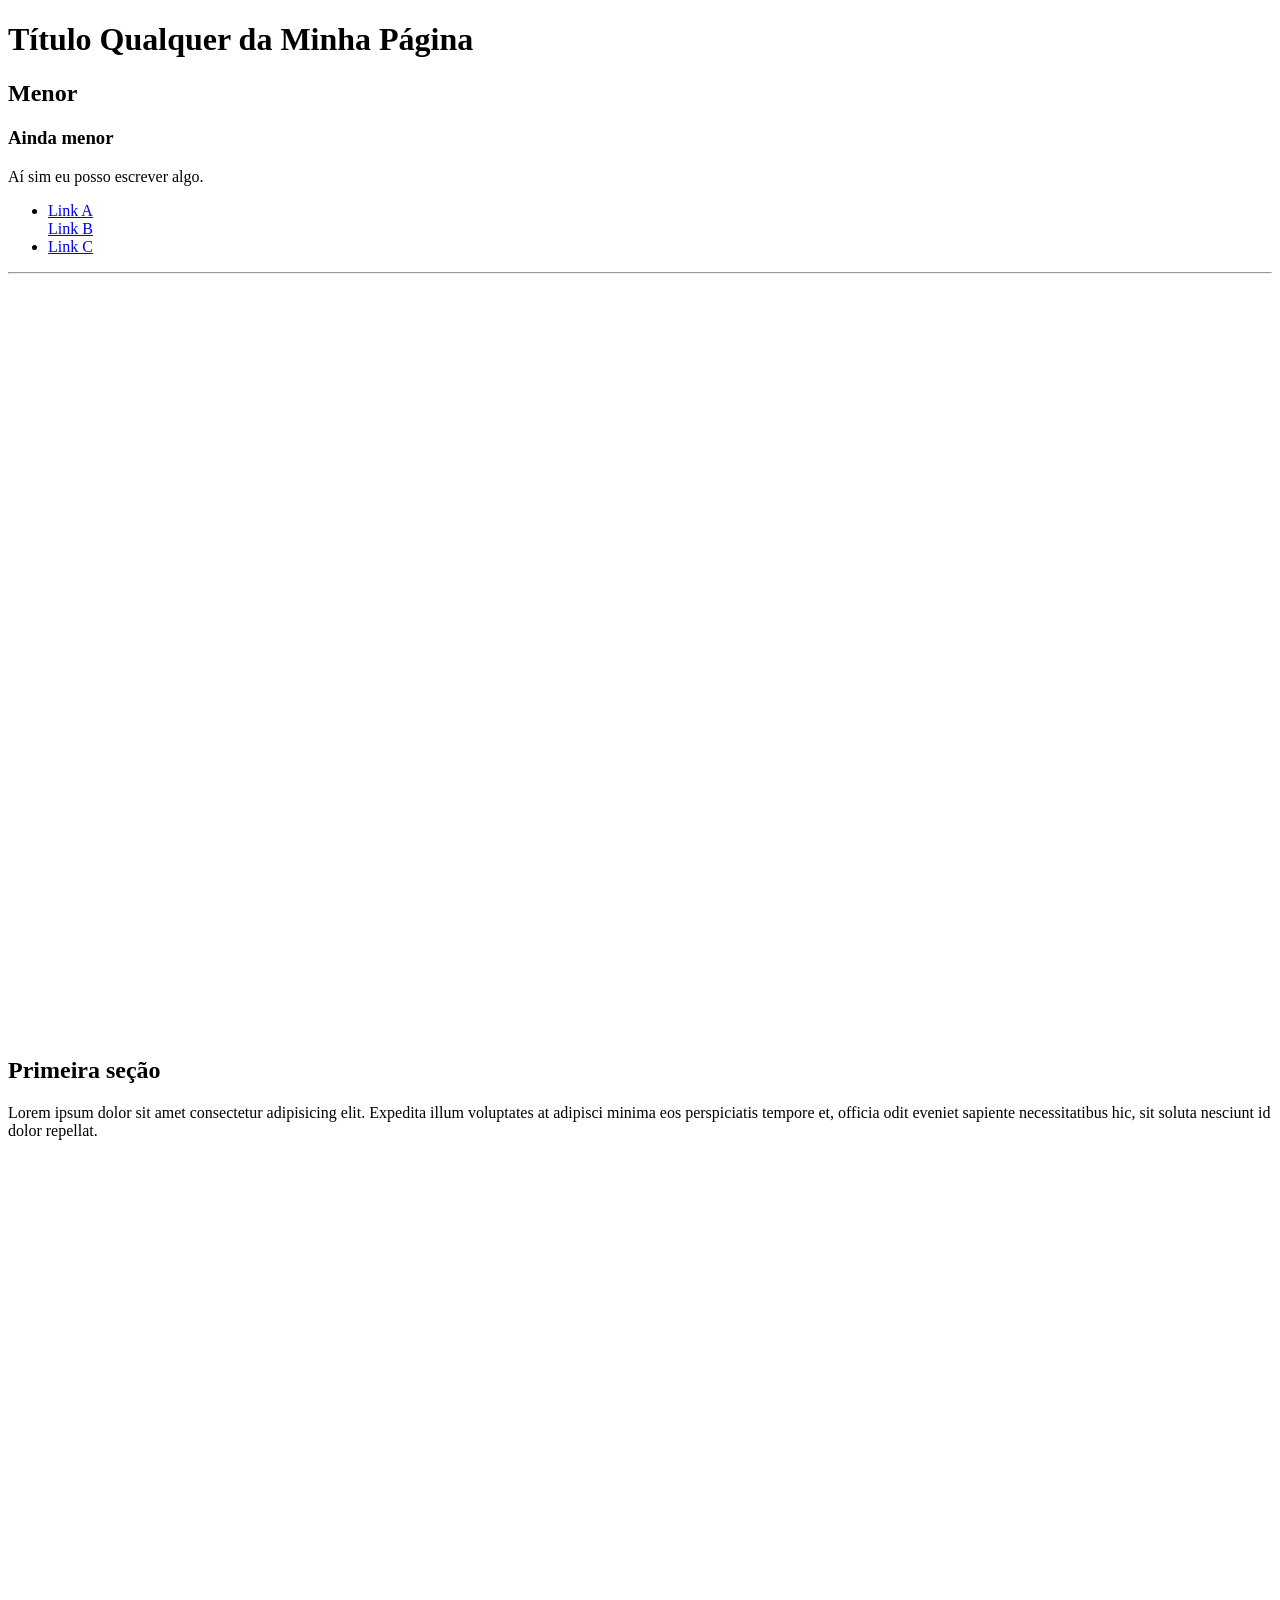
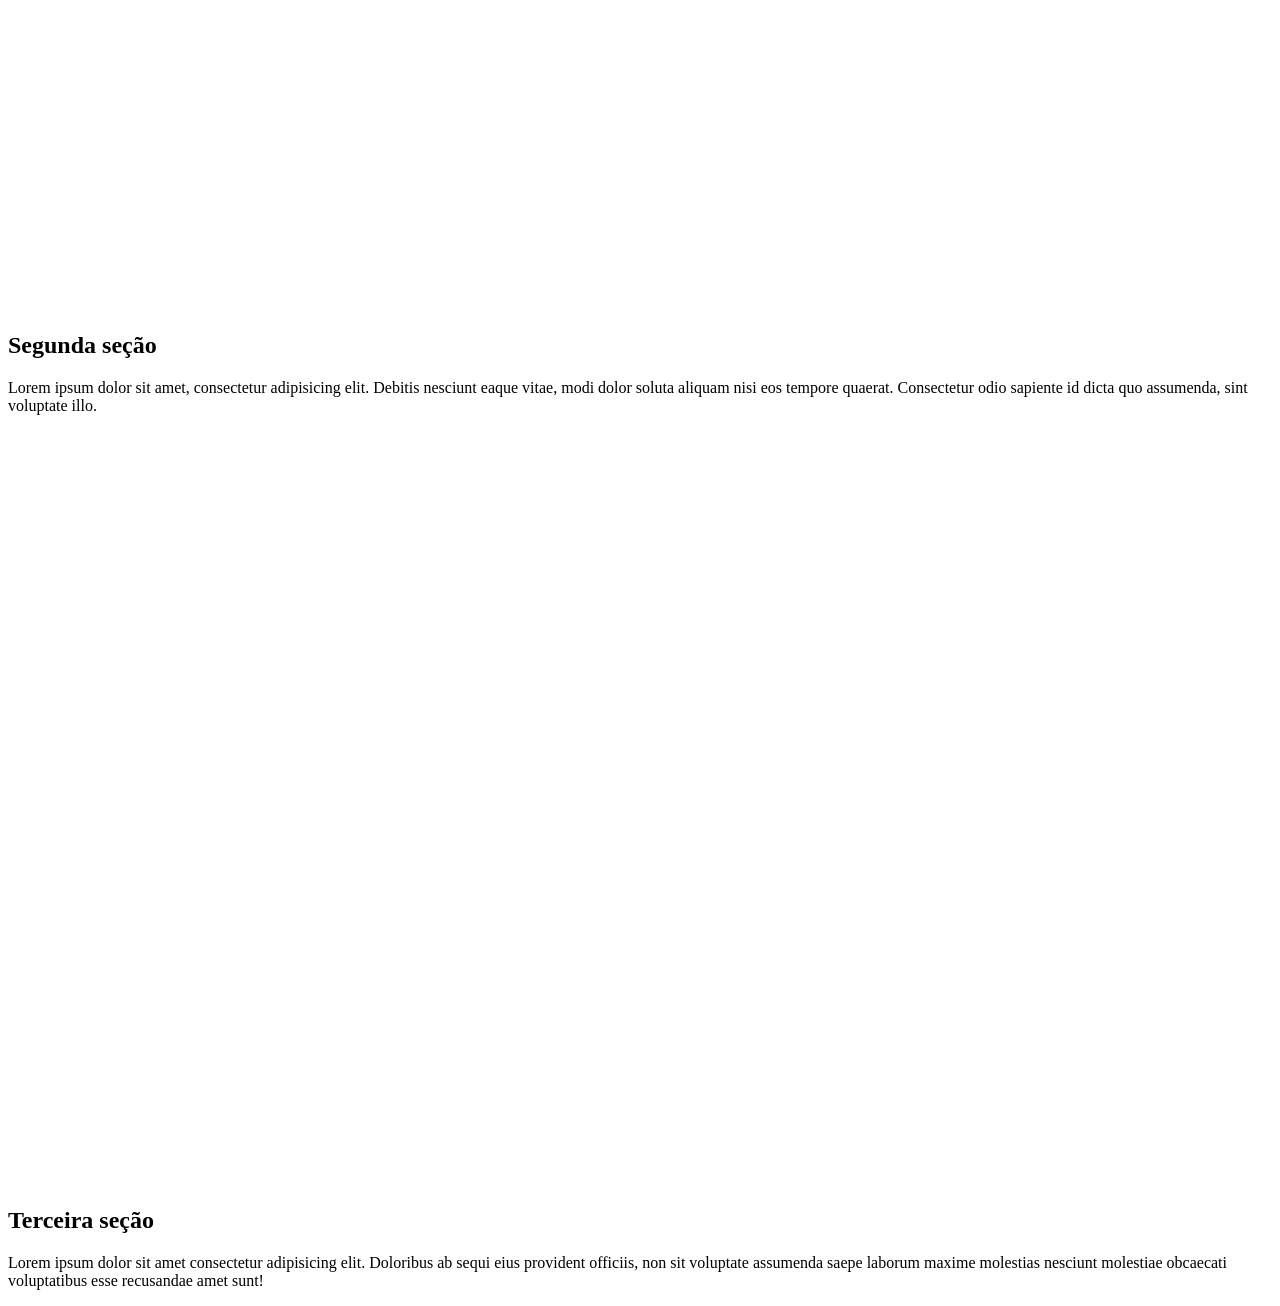
<file: aula 1/index.html>
<!DOCTYPE html>
<html lang="pt-br">

<head>
    <meta charset="UTF-8">
    <meta name="viewport" content="width=device-width, initial-scale=1.0">
    <title>Qualquer coisa</title>
</head>

<body>
    <header>
        <h1>Título Qualquer da Minha Página</h1>
        <h2>Menor</h2>
        <h3>Ainda menor</h3>
        <p>Aí sim eu posso escrever algo.</p>
    </header>
    <nav>
        <ul>
            <li><a href="#Primeira">Link A</a></li>
            <l1><a href="#Segunda">Link B</a></l1>
            <li><a href="#Terceira">Link C</a></li>

        </ul>
    </nav>
    <hr>

    <main>
        <!--Boto o meu comentario aqui -->
        <!-- Outro comentario aqui -->
        <br><br><br><br><br><br><br><br><br><br><br><br><br><br><br><br><br><br><br><br><br><br><br><br><br><br><br><br><br><br><br><br><br><br><br><br><br><br><br><br><br><br>

        <section id="Primeira">


            <h2>Primeira seção</h2>
            <p>
                Lorem ipsum dolor sit amet consectetur adipisicing elit. Expedita illum voluptates at adipisci minima
                eos
                perspiciatis tempore et, officia odit eveniet sapiente necessitatibus hic, sit soluta nesciunt id dolor
                repellat.

            </p>
        </section>

        <br><br><br><br><br><br><br><br><br><br><br><br><br><br><br><br><br><br><br><br><br><br><br><br><br><br><br><br><br><br><br><br><br><br><br><br><br><br><br><br><br><br>

        <section id="Segunda">
            <h2>Segunda seção</h2>
            <p>
                Lorem ipsum dolor sit amet, consectetur adipisicing elit. Debitis nesciunt eaque vitae, modi dolor
                soluta aliquam nisi eos tempore quaerat. Consectetur odio sapiente id dicta quo assumenda, sint
                voluptate illo.

            </p>
        </section>

        <br><br><br><br><br><br><br><br><br><br><br><br><br><br><br><br><br><br><br><br><br><br><br><br><br><br><br><br><br><br><br><br><br><br><br><br><br><br><br><br><br><br>

        <section id="Terceira">
            <h2>Terceira seção</h2>
            <p>
                Lorem ipsum dolor sit amet consectetur adipisicing elit. Doloribus ab sequi eius provident officiis, non
                sit voluptate assumenda saepe laborum maxime molestias nesciunt molestiae obcaecati voluptatibus esse
                recusandae amet sunt!

            </p>
        </section>
    </main>
</body>

</html>
</file>
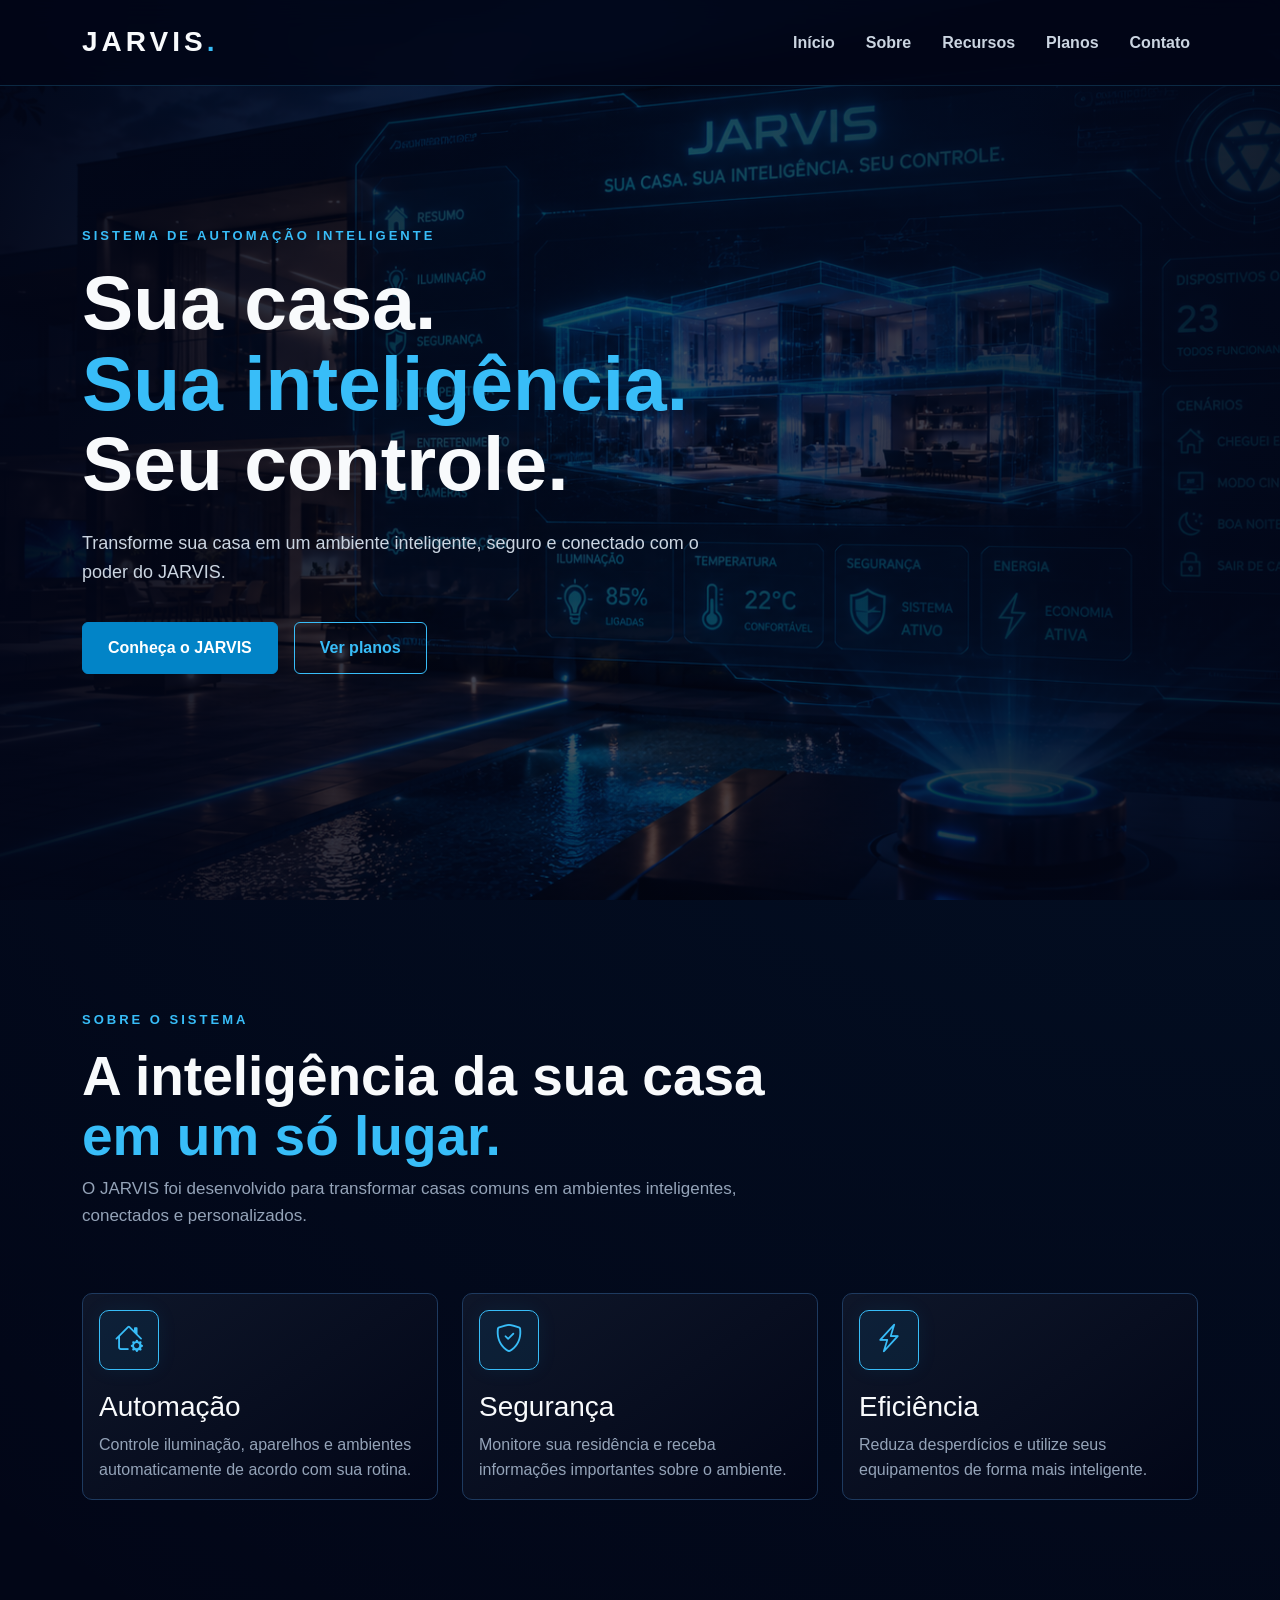
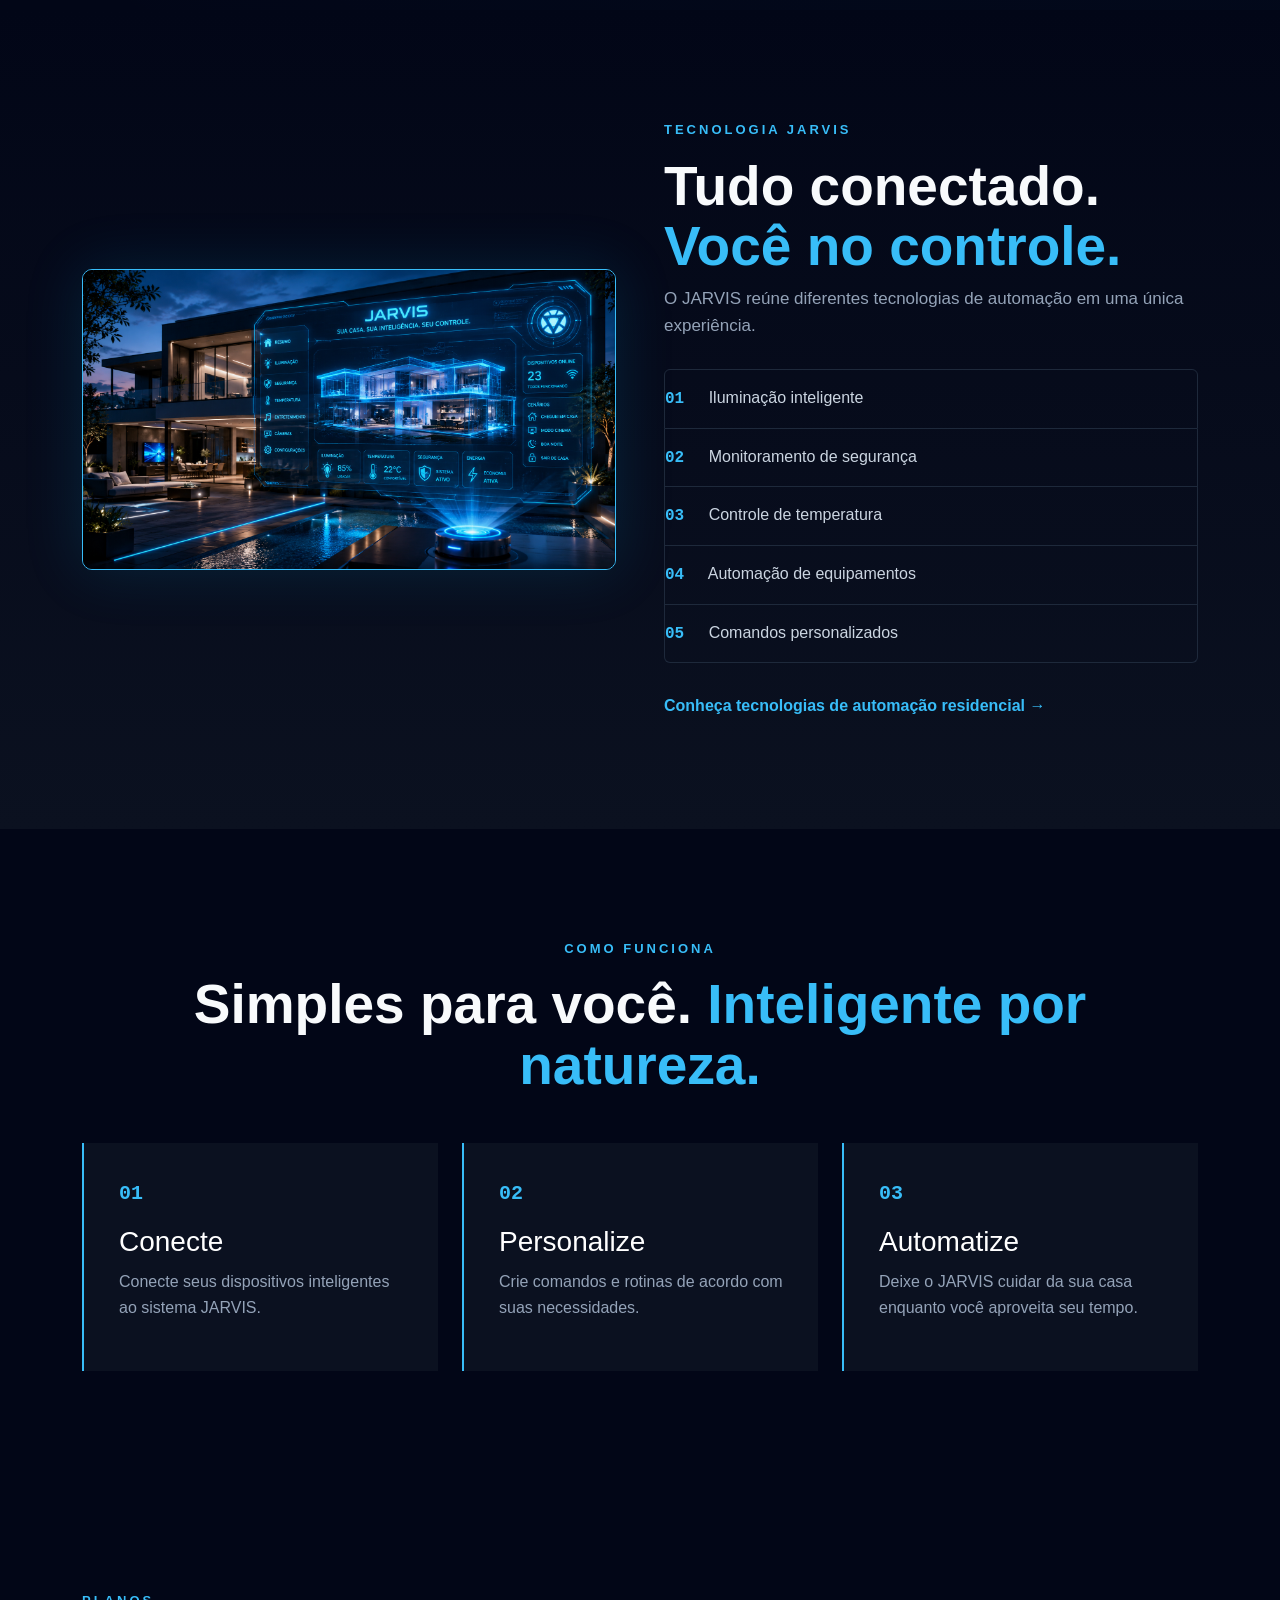
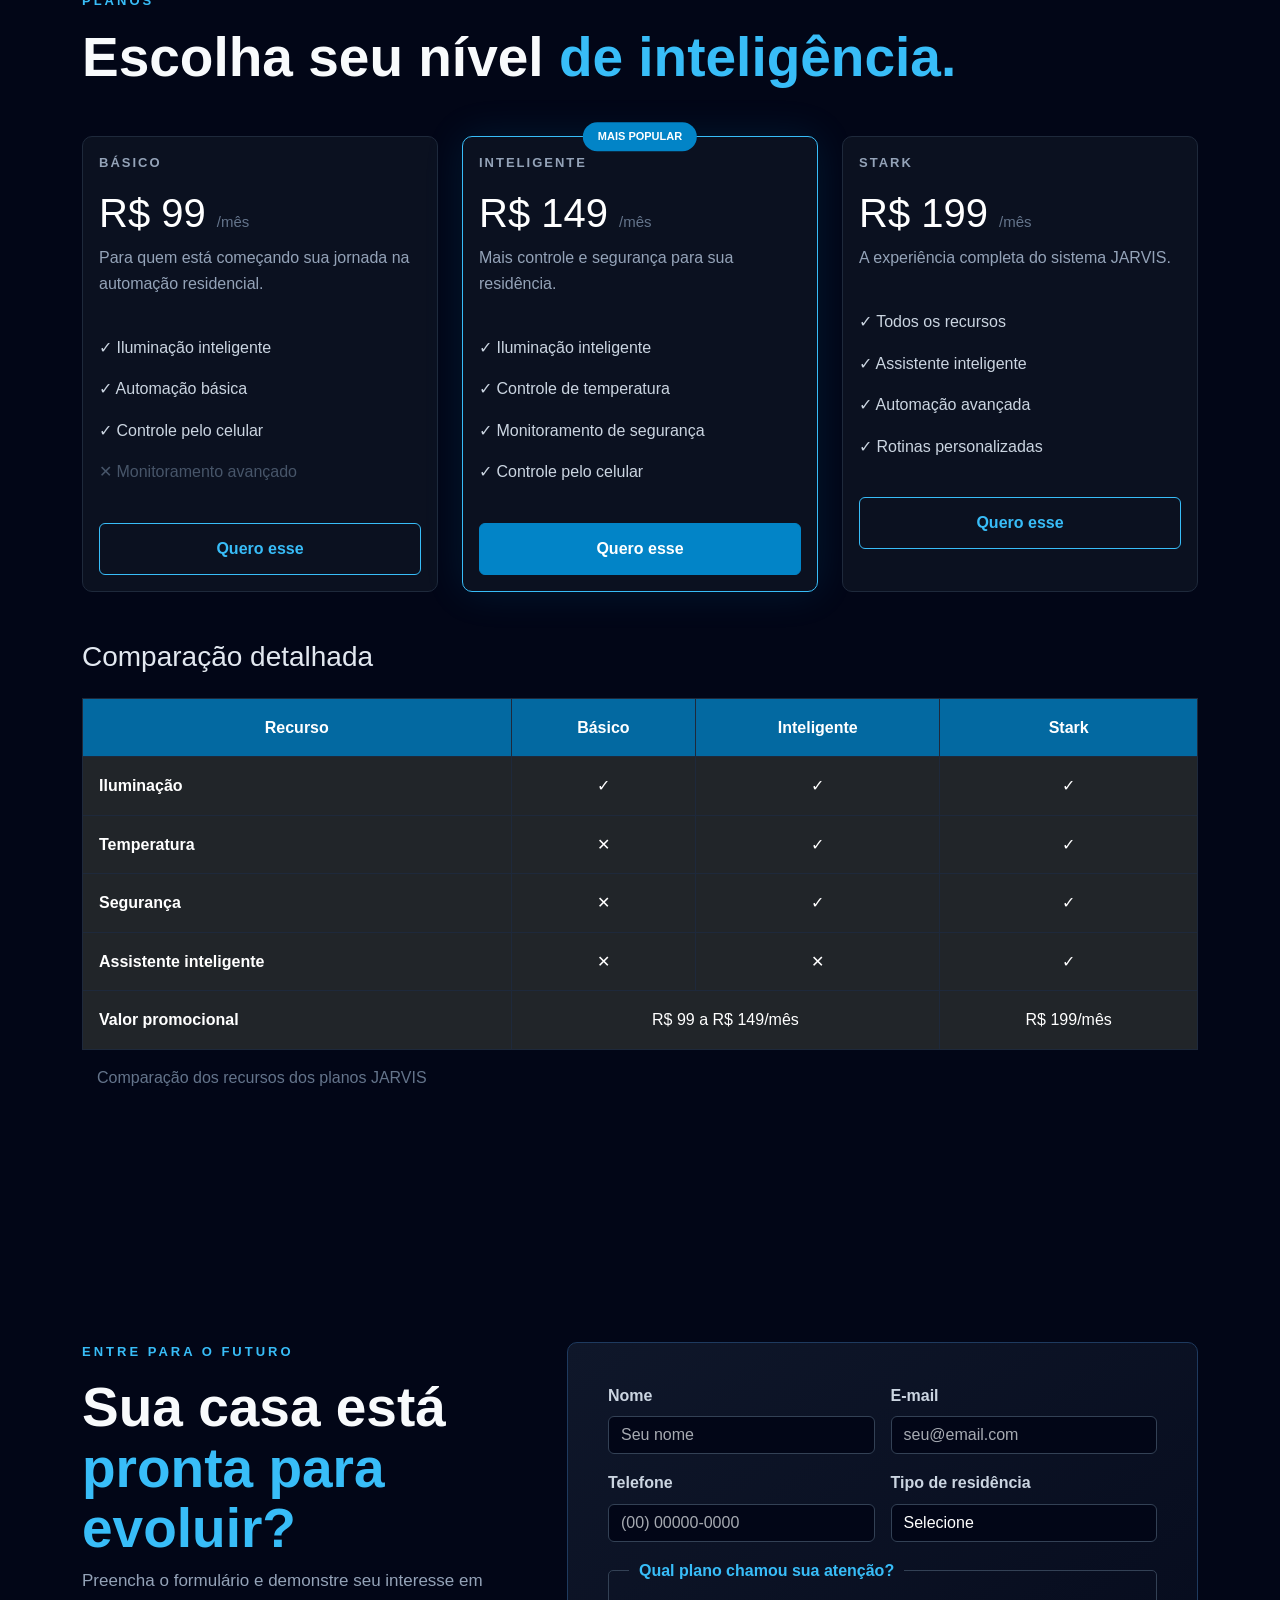
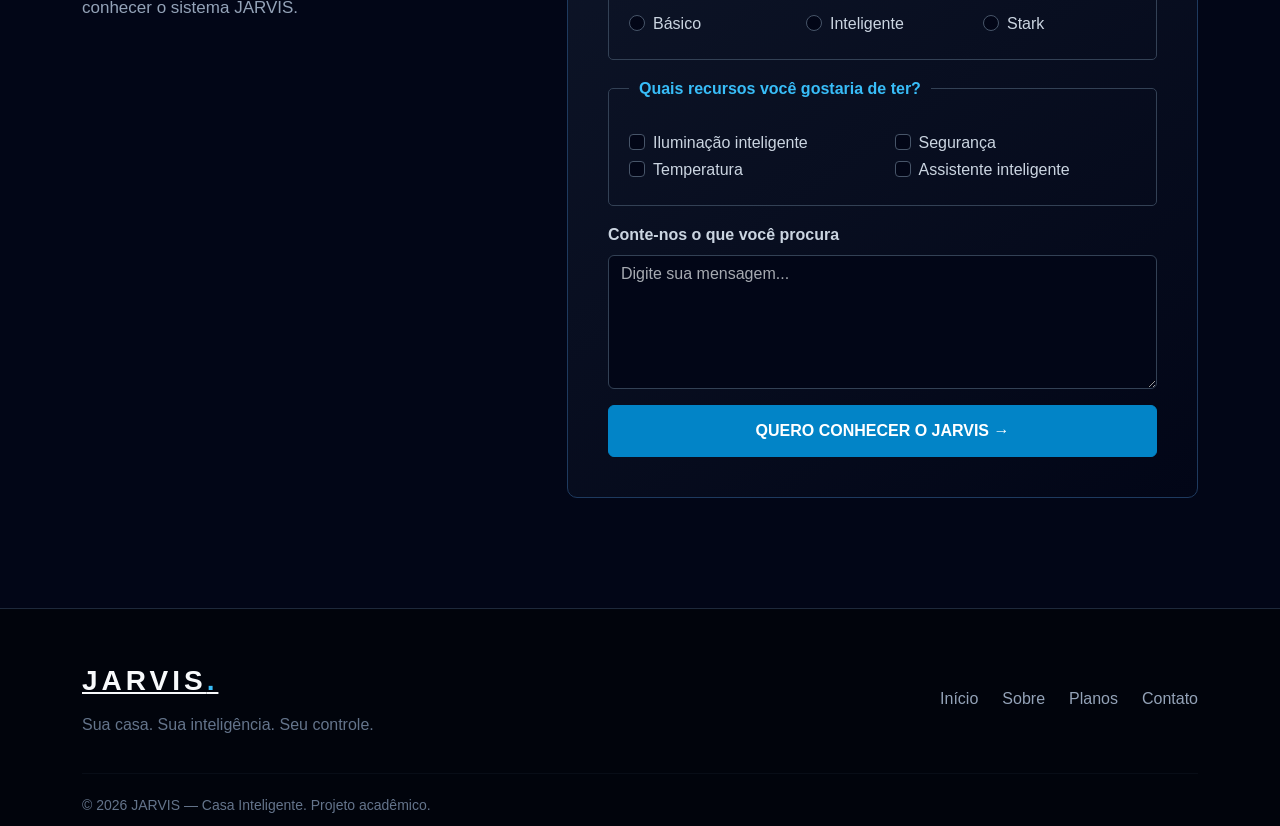
<file: aula 6/index.html>
<!DOCTYPE html>
<html lang="pt-BR" data-bs-theme="dark">

<head>
    <meta charset="UTF-8">

    <meta name="viewport" content="width=device-width, initial-scale=1.0">

    <meta
        name="description"
        content="JARVIS - Sistema inteligente de automação residencial."
    >

    <title>JARVIS | Casa Inteligente</title>
    <title>JARVIS | Casa Inteligente</title>

<link
    rel="icon"
    type="image/png"
    href="Imagens/jarvis-logo.png"
>

    <!-- BOOTSTRAP CDN -->
    <link
        href="https://cdn.jsdelivr.net/npm/bootstrap@5.3.8/dist/css/bootstrap.min.css"
        rel="stylesheet"
        crossorigin="anonymous"
    >

    <!-- BOOTSTRAP ICONS -->
    <link
        rel="stylesheet"
        href="https://cdn.jsdelivr.net/npm/bootstrap-icons@1.13.1/font/bootstrap-icons.min.css"
    >

    <!-- CSS DO PROJETO -->
    <link rel="stylesheet" href="style.css">
</head>


<body>

    <!-- =========================
         NAVBAR
    ========================== -->

    <nav
        class="navbar navbar-expand-lg navbar-dark fixed-top jarvis-navbar"
    >

        <div class="container">

            <a class="navbar-brand jarvis-logo" href="#inicio">
                JARVIS<span>.</span>
            </a>


            <button
                class="navbar-toggler"
                type="button"
                data-bs-toggle="collapse"
                data-bs-target="#menuPrincipal"
                aria-controls="menuPrincipal"
                aria-expanded="false"
                aria-label="Abrir menu"
            >
                <span class="navbar-toggler-icon"></span>
            </button>


            <div
                class="collapse navbar-collapse"
                id="menuPrincipal"
            >

                <ul class="navbar-nav ms-auto">

                    <li class="nav-item">
                        <a class="nav-link" href="#inicio">
                            Início
                        </a>
                    </li>

                    <li class="nav-item">
                        <a class="nav-link" href="#sobre">
                            Sobre
                        </a>
                    </li>

                    <li class="nav-item">
                        <a class="nav-link" href="#recursos">
                            Recursos
                        </a>
                    </li>

                    <li class="nav-item">
                        <a class="nav-link" href="#planos">
                            Planos
                        </a>
                    </li>

                    <li class="nav-item">
                        <a class="nav-link" href="#contato">
                            Contato
                        </a>
                    </li>

                </ul>

            </div>

        </div>

    </nav>


    <header id="inicio">

        <!-- =========================
             HERO
        ========================== -->

        <section class="hero">

            <div class="container">

                <div class="row align-items-center min-vh-100">

                    <div class="col-lg-7">

                        <p class="section-tag">
                            SISTEMA DE AUTOMAÇÃO INTELIGENTE
                        </p>


                        <h1 class="hero-title">

                            Sua casa.
                            <span>Sua inteligência.</span>
                            Seu controle.

                        </h1>


                        <p class="hero-description">

                            Transforme sua casa em um ambiente
                            inteligente, seguro e conectado
                            com o poder do JARVIS.

                        </p>


                        <div class="d-flex gap-3 flex-wrap">

                            <a
                                href="#sobre"
                                class="btn jarvis-btn"
                            >
                                Conheça o JARVIS
                            </a>


                            <a
                                href="#planos"
                                class="btn jarvis-btn-outline"
                            >
                                Ver planos
                            </a>

                        </div>

                    </div>

                </div>

            </div>

        </section>

    </header>


    <main>


        <!-- =========================
             SOBRE
        ========================== -->

        <section id="sobre" class="jarvis-section">

            <div class="container">

                <div class="row mb-5">

                    <div class="col-lg-8">

                        <p class="section-tag">
                            SOBRE O SISTEMA
                        </p>

                        <h2 class="section-title">

                            A inteligência da sua casa
                            <span>em um só lugar.</span>

                        </h2>

                        <p class="section-description">

                            O JARVIS foi desenvolvido para transformar
                            casas comuns em ambientes inteligentes,
                            conectados e personalizados.

                        </p>

                    </div>

                </div>


                <div class="row g-4">

                    <div class="col-md-4">

                        <article class="card jarvis-card h-100">

                            <div class="card-body">

                                <div class="icon-box">
                                    <i class="bi bi-house-gear"></i>
                                </div>

                                <h3 class="card-title">
                                    Automação
                                </h3>

                                <p class="card-text">

                                    Controle iluminação, aparelhos
                                    e ambientes automaticamente
                                    de acordo com sua rotina.

                                </p>

                            </div>

                        </article>

                    </div>


                    <div class="col-md-4">

                        <article class="card jarvis-card h-100">

                            <div class="card-body">

                                <div class="icon-box">
                                    <i class="bi bi-shield-check"></i>
                                </div>

                                <h3 class="card-title">
                                    Segurança
                                </h3>

                                <p class="card-text">

                                    Monitore sua residência e receba
                                    informações importantes sobre
                                    o ambiente.

                                </p>

                            </div>

                        </article>

                    </div>


                    <div class="col-md-4">

                        <article class="card jarvis-card h-100">

                            <div class="card-body">

                                <div class="icon-box">
                                    <i class="bi bi-lightning-charge"></i>
                                </div>

                                <h3 class="card-title">
                                    Eficiência
                                </h3>

                                <p class="card-text">

                                    Reduza desperdícios e utilize
                                    seus equipamentos de forma
                                    mais inteligente.

                                </p>

                            </div>

                        </article>

                    </div>

                </div>

            </div>

        </section>


        <!-- =========================
             RECURSOS
        ========================== -->

        <section id="recursos" class="technology-section">

            <div class="container">

                <div class="row align-items-center g-5">

                    <div class="col-lg-6">

                        <img
                            src="Imagens/jarvis.png"
                            alt="Interface futurista do sistema JARVIS controlando uma casa inteligente"
                            width="800"
                            height="450"
                            class="img-fluid jarvis-image"
                        >

                    </div>


                    <div class="col-lg-6">

                        <p class="section-tag">
                            TECNOLOGIA JARVIS
                        </p>


                        <h2 class="section-title">

                            Tudo conectado.
                            <span>Você no controle.</span>

                        </h2>


                        <p class="section-description">

                            O JARVIS reúne diferentes tecnologias
                            de automação em uma única experiência.

                        </p>


                        <ul class="list-group jarvis-list">

                            <li class="list-group-item">
                                <strong>01</strong>
                                Iluminação inteligente
                            </li>

                            <li class="list-group-item">
                                <strong>02</strong>
                                Monitoramento de segurança
                            </li>

                            <li class="list-group-item">
                                <strong>03</strong>
                                Controle de temperatura
                            </li>

                            <li class="list-group-item">
                                <strong>04</strong>
                                Automação de equipamentos
                            </li>

                            <li class="list-group-item">
                                <strong>05</strong>
                                Comandos personalizados
                            </li>

                        </ul>


                        <a
                            href="https://www.home-assistant.io/"
                            target="_blank"
                            rel="noopener noreferrer"
                            class="jarvis-link"
                        >
                            Conheça tecnologias de automação residencial
                            →
                        </a>

                    </div>

                </div>

            </div>

        </section>


        <!-- =========================
             COMO FUNCIONA
        ========================== -->

        <section class="jarvis-section">

            <div class="container">

                <div class="text-center mb-5">

                    <p class="section-tag">
                        COMO FUNCIONA
                    </p>

                    <h2 class="section-title">

                        Simples para você.
                        <span>Inteligente por natureza.</span>

                    </h2>

                </div>


                <div class="row g-4">

                    <div class="col-md-4">

                        <article class="step-card">

                            <span>01</span>

                            <h3>
                                Conecte
                            </h3>

                            <p>
                                Conecte seus dispositivos inteligentes
                                ao sistema JARVIS.
                            </p>

                        </article>

                    </div>


                    <div class="col-md-4">

                        <article class="step-card">

                            <span>02</span>

                            <h3>
                                Personalize
                            </h3>

                            <p>
                                Crie comandos e rotinas de acordo
                                com suas necessidades.
                            </p>

                        </article>

                    </div>


                    <div class="col-md-4">

                        <article class="step-card">

                            <span>03</span>

                            <h3>
                                Automatize
                            </h3>

                            <p>
                                Deixe o JARVIS cuidar da sua casa
                                enquanto você aproveita seu tempo.
                            </p>

                        </article>

                    </div>

                </div>

            </div>

        </section>


        <!-- =========================
             PLANOS
        ========================== -->

        <section id="planos" class="jarvis-section">

            <div class="container">

                <div class="mb-5">

                    <p class="section-tag">
                        PLANOS
                    </p>

                    <h2 class="section-title">

                        Escolha seu nível
                        <span>de inteligência.</span>

                    </h2>

                </div>


                <div class="row g-4">


                    <!-- BÁSICO -->

                    <div class="col-lg-4">

                        <article class="card plan-card h-100">

                            <div class="card-body">

                                <p class="plan-name">
                                    BÁSICO
                                </p>

                                <h3 class="plan-price">
                                    R$ 99
                                    <small>/mês</small>
                                </h3>

                                <p>
                                    Para quem está começando
                                    sua jornada na automação
                                    residencial.
                                </p>


                                <ul class="list-unstyled plan-list">

                                    <li>
                                        ✓ Iluminação inteligente
                                    </li>

                                    <li>
                                        ✓ Automação básica
                                    </li>

                                    <li>
                                        ✓ Controle pelo celular
                                    </li>

                                    <li class="disabled">
                                        ✕ Monitoramento avançado
                                    </li>

                                </ul>


                                <a
                                    href="#contato"
                                    class="btn jarvis-btn-outline w-100"
                                >
                                    Quero esse
                                </a>

                            </div>

                        </article>

                    </div>


                    <!-- INTELIGENTE -->

                    <div class="col-lg-4">

                        <article
                            class="card plan-card featured-plan h-100"
                        >

                            <div class="popular-badge">
                                MAIS POPULAR
                            </div>


                            <div class="card-body">

                                <p class="plan-name">
                                    INTELIGENTE
                                </p>

                                <h3 class="plan-price">
                                    R$ 149
                                    <small>/mês</small>
                                </h3>

                                <p>
                                    Mais controle e segurança
                                    para sua residência.
                                </p>


                                <ul class="list-unstyled plan-list">

                                    <li>
                                        ✓ Iluminação inteligente
                                    </li>

                                    <li>
                                        ✓ Controle de temperatura
                                    </li>

                                    <li>
                                        ✓ Monitoramento de segurança
                                    </li>

                                    <li>
                                        ✓ Controle pelo celular
                                    </li>

                                </ul>


                                <a
                                    href="#contato"
                                    class="btn jarvis-btn w-100"
                                >
                                    Quero esse
                                </a>

                            </div>

                        </article>

                    </div>


                    <!-- STARK -->

                    <div class="col-lg-4">

                        <article class="card plan-card h-100">

                            <div class="card-body">

                                <p class="plan-name">
                                    STARK
                                </p>

                                <h3 class="plan-price">
                                    R$ 199
                                    <small>/mês</small>
                                </h3>

                                <p>
                                    A experiência completa
                                    do sistema JARVIS.
                                </p>


                                <ul class="list-unstyled plan-list">

                                    <li>
                                        ✓ Todos os recursos
                                    </li>

                                    <li>
                                        ✓ Assistente inteligente
                                    </li>

                                    <li>
                                        ✓ Automação avançada
                                    </li>

                                    <li>
                                        ✓ Rotinas personalizadas
                                    </li>

                                </ul>


                                <a
                                    href="#contato"
                                    class="btn jarvis-btn-outline w-100"
                                >
                                    Quero esse
                                </a>

                            </div>

                        </article>

                    </div>

                </div>


                <!-- TABELA -->

                <div class="table-responsive mt-5">

                    <h3 class="mb-4">
                        Comparação detalhada
                    </h3>


                    <table class="table table-bordered jarvis-table">

                        <caption>
                            Comparação dos recursos dos planos JARVIS
                        </caption>


                        <thead>

                            <tr>

                                <th>
                                    Recurso
                                </th>

                                <th>
                                    Básico
                                </th>

                                <th>
                                    Inteligente
                                </th>

                                <th>
                                    Stark
                                </th>

                            </tr>

                        </thead>


                        <tbody>

                            <tr>

                                <th>
                                    Iluminação
                                </th>

                                <td>✓</td>
                                <td>✓</td>
                                <td>✓</td>

                            </tr>


                            <tr>

                                <th>
                                    Temperatura
                                </th>

                                <td>✕</td>
                                <td>✓</td>
                                <td>✓</td>

                            </tr>


                            <tr>

                                <th>
                                    Segurança
                                </th>

                                <td>✕</td>
                                <td>✓</td>
                                <td>✓</td>

                            </tr>


                            <tr>

                                <th>
                                    Assistente inteligente
                                </th>

                                <td>✕</td>
                                <td>✕</td>
                                <td>✓</td>

                            </tr>


                            <tr>

                                <th>
                                    Valor promocional
                                </th>

                                <td colspan="2">
                                    R$ 99 a R$ 149/mês
                                </td>

                                <td>
                                    R$ 199/mês
                                </td>

                            </tr>

                        </tbody>

                    </table>

                </div>

            </div>

        </section>


        <!-- =========================
             FORMULÁRIO
        ========================== -->

        <section id="contato" class="contact-section">

            <div class="container">

                <div class="row g-5 align-items-start">


                    <div class="col-lg-5">

                        <p class="section-tag">
                            ENTRE PARA O FUTURO
                        </p>

                        <h2 class="section-title">

                            Sua casa está
                            <span>pronta para evoluir?</span>

                        </h2>

                        <p class="section-description">

                            Preencha o formulário e demonstre
                            seu interesse em conhecer o
                            sistema JARVIS.

                        </p>

                    </div>


                    <div class="col-lg-7">

                        <form
                            action="#"
                            method="post"
                            class="jarvis-form"
                        >


                            <div class="row g-3">


                                <div class="col-md-6">

                                    <label
                                        for="nome"
                                        class="form-label"
                                    >
                                        Nome
                                    </label>

                                    <input
                                        type="text"
                                        class="form-control"
                                        id="nome"
                                        name="nome"
                                        placeholder="Seu nome"
                                        required
                                    >

                                </div>


                                <div class="col-md-6">

                                    <label
                                        for="email"
                                        class="form-label"
                                    >
                                        E-mail
                                    </label>

                                    <input
                                        type="email"
                                        class="form-control"
                                        id="email"
                                        name="email"
                                        placeholder="seu@email.com"
                                        required
                                    >

                                </div>


                                <div class="col-md-6">

                                    <label
                                        for="telefone"
                                        class="form-label"
                                    >
                                        Telefone
                                    </label>

                                    <input
                                        type="tel"
                                        class="form-control"
                                        id="telefone"
                                        name="telefone"
                                        placeholder="(00) 00000-0000"
                                    >

                                </div>


                                <div class="col-md-6">

                                    <label
                                        for="residencia"
                                        class="form-label"
                                    >
                                        Tipo de residência
                                    </label>

                                    <select
                                        class="form-select"
                                        id="residencia"
                                        name="residencia"
                                        required
                                    >

                                        <option value="">
                                            Selecione
                                        </option>

                                        <option value="casa">
                                            Casa
                                        </option>

                                        <option value="apartamento">
                                            Apartamento
                                        </option>

                                        <option value="sobrado">
                                            Sobrado
                                        </option>

                                        <option value="outro">
                                            Outro
                                        </option>

                                    </select>

                                </div>


                                <!-- RADIO -->

                                <div class="col-12">

                                    <fieldset>

                                        <legend>
                                            Qual plano chamou sua atenção?
                                        </legend>


                                        <div class="row">

                                            <div class="col-md-4">

                                                <div class="form-check">

                                                    <input
                                                        class="form-check-input"
                                                        type="radio"
                                                        id="plano-basico"
                                                        name="plano"
                                                        value="basico"
                                                    >

                                                    <label
                                                        class="form-check-label"
                                                        for="plano-basico"
                                                    >
                                                        Básico
                                                    </label>

                                                </div>

                                            </div>


                                            <div class="col-md-4">

                                                <div class="form-check">

                                                    <input
                                                        class="form-check-input"
                                                        type="radio"
                                                        id="plano-inteligente"
                                                        name="plano"
                                                        value="inteligente"
                                                    >

                                                    <label
                                                        class="form-check-label"
                                                        for="plano-inteligente"
                                                    >
                                                        Inteligente
                                                    </label>

                                                </div>

                                            </div>


                                            <div class="col-md-4">

                                                <div class="form-check">

                                                    <input
                                                        class="form-check-input"
                                                        type="radio"
                                                        id="plano-stark"
                                                        name="plano"
                                                        value="stark"
                                                    >

                                                    <label
                                                        class="form-check-label"
                                                        for="plano-stark"
                                                    >
                                                        Stark
                                                    </label>

                                                </div>

                                            </div>

                                        </div>

                                    </fieldset>

                                </div>


                                <!-- CHECKBOX -->

                                <div class="col-12">

                                    <fieldset>

                                        <legend>
                                            Quais recursos você gostaria de ter?
                                        </legend>


                                        <div class="row">

                                            <div class="col-md-6">

                                                <div class="form-check">

                                                    <input
                                                        class="form-check-input"
                                                        type="checkbox"
                                                        id="recurso-luz"
                                                        name="recursos"
                                                        value="iluminacao"
                                                    >

                                                    <label
                                                        class="form-check-label"
                                                        for="recurso-luz"
                                                    >
                                                        Iluminação inteligente
                                                    </label>

                                                </div>

                                            </div>


                                            <div class="col-md-6">

                                                <div class="form-check">

                                                    <input
                                                        class="form-check-input"
                                                        type="checkbox"
                                                        id="recurso-seguranca"
                                                        name="recursos"
                                                        value="seguranca"
                                                    >

                                                    <label
                                                        class="form-check-label"
                                                        for="recurso-seguranca"
                                                    >
                                                        Segurança
                                                    </label>

                                                </div>

                                            </div>


                                            <div class="col-md-6">

                                                <div class="form-check">

                                                    <input
                                                        class="form-check-input"
                                                        type="checkbox"
                                                        id="recurso-temperatura"
                                                        name="recursos"
                                                        value="temperatura"
                                                    >

                                                    <label
                                                        class="form-check-label"
                                                        for="recurso-temperatura"
                                                    >
                                                        Temperatura
                                                    </label>

                                                </div>

                                            </div>


                                            <div class="col-md-6">

                                                <div class="form-check">

                                                    <input
                                                        class="form-check-input"
                                                        type="checkbox"
                                                        id="recurso-assistente"
                                                        name="recursos"
                                                        value="assistente"
                                                    >

                                                    <label
                                                        class="form-check-label"
                                                        for="recurso-assistente"
                                                    >
                                                        Assistente inteligente
                                                    </label>

                                                </div>

                                            </div>

                                        </div>

                                    </fieldset>

                                </div>


                                <!-- TEXTAREA -->

                                <div class="col-12">

                                    <label
                                        for="mensagem"
                                        class="form-label"
                                    >
                                        Conte-nos o que você procura
                                    </label>

                                    <textarea
                                        class="form-control"
                                        id="mensagem"
                                        name="mensagem"
                                        rows="5"
                                        placeholder="Digite sua mensagem..."
                                    ></textarea>

                                </div>


                                <div class="col-12">

                                    <button
                                        type="submit"
                                        class="btn jarvis-btn w-100"
                                    >
                                        QUERO CONHECER O JARVIS →
                                    </button>

                                </div>

                            </div>

                        </form>

                    </div>

                </div>

            </div>

        </section>

    </main>


    <!-- =========================
         FOOTER
    ========================== -->

    <footer class="jarvis-footer">

        <div class="container">

            <div
                class="row justify-content-between align-items-center g-4"
            >

                <div class="col-md-6">

                    <a
                        href="#inicio"
                        class="jarvis-logo"
                    >
                        JARVIS<span>.</span>
                    </a>

                    <p class="mb-0 mt-2">
                        Sua casa. Sua inteligência. Seu controle.
                    </p>

                </div>


                <div class="col-md-6">

                    <div
                        class="d-flex gap-4 justify-content-md-end flex-wrap"
                    >

                        <a href="#inicio">
                            Início
                        </a>

                        <a href="#sobre">
                            Sobre
                        </a>

                        <a href="#planos">
                            Planos
                        </a>

                        <a href="#contato">
                            Contato
                        </a>

                    </div>

                </div>

            </div>


            <hr>


            <p class="small mb-0">

                © 2026 JARVIS — Casa Inteligente.
                Projeto acadêmico.

            </p>

        </div>

    </footer>


    <!-- BOOTSTRAP JS -->

    <script
        src="https://cdn.jsdelivr.net/npm/bootstrap@5.3.8/dist/js/bootstrap.bundle.min.js"
        crossorigin="anonymous"
    ></script>

</body>

</html>
</file>
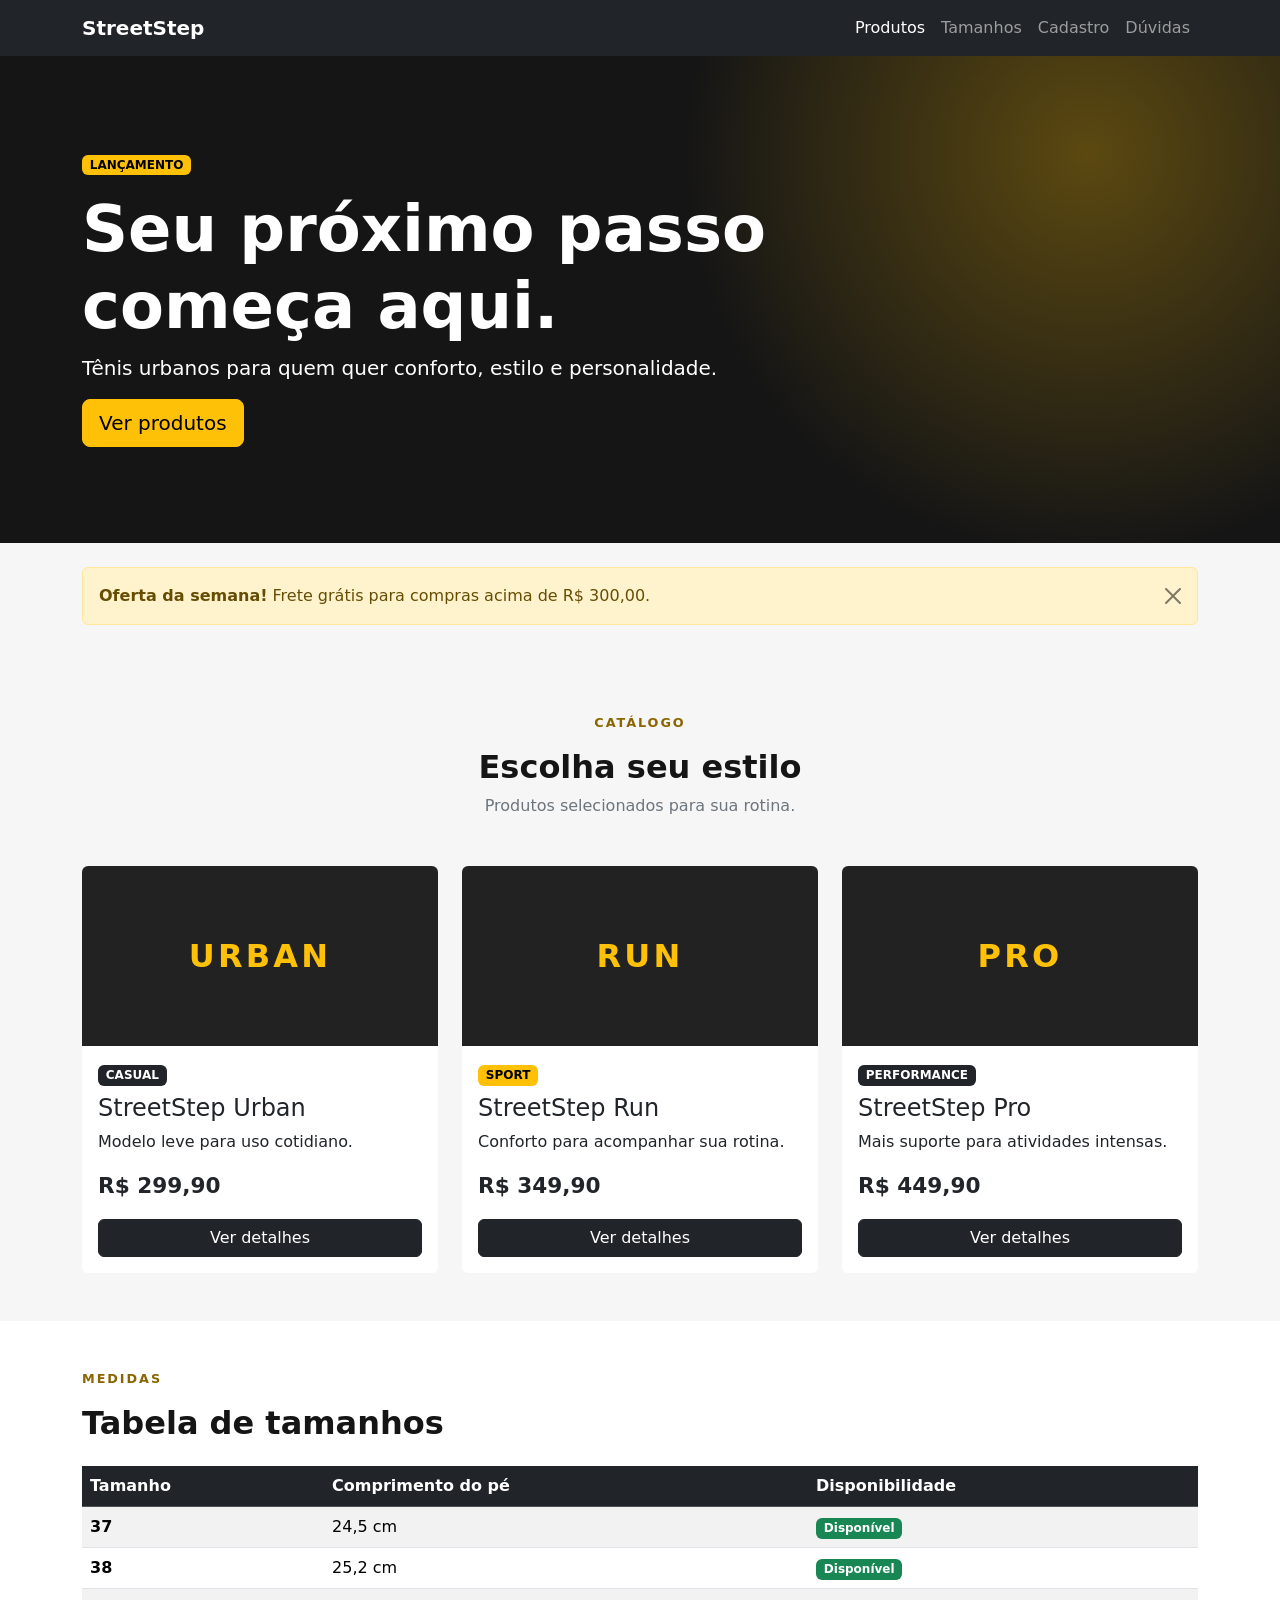
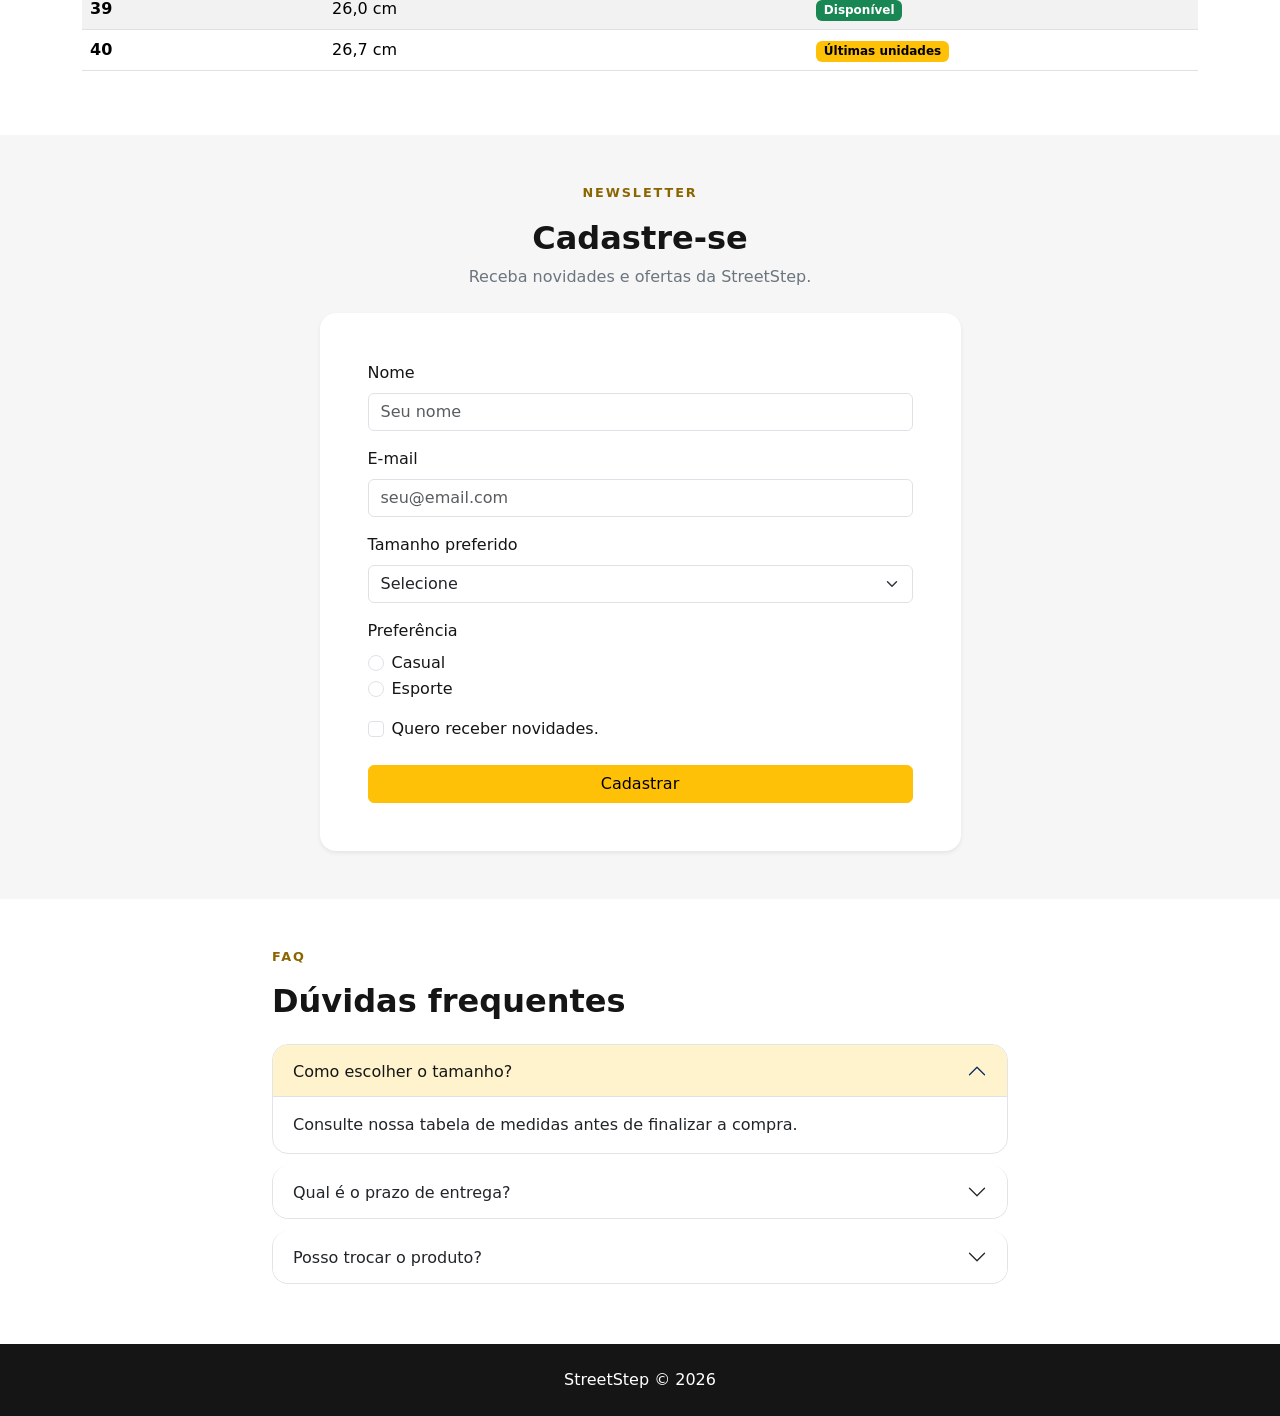
<file: aula 8/index.html>
<!doctype html>
<html lang="pt-BR">
<head>
  <meta charset="utf-8">
  <meta name="viewport" content="width=device-width, initial-scale=1">
  <title>StreetStep | Loja de Tênis</title>

  <!------------------------- Bootstrap 5.3.8 via CDN ------------------------->
  <link
    href="https://cdn.jsdelivr.net/npm/bootstrap@5.3.8/dist/css/bootstrap.min.css"
    rel="stylesheet">

  <link rel="stylesheet" href="style.css">
</head>

<body>

  <!------------------------- NAVBAR ------------------------->
  <header>
    <nav class="navbar navbar-expand-lg navbar-dark bg-dark">
      <div class="container">
        <a class="navbar-brand fw-bold" href="#inicio">
          StreetStep
        </a>

        <button
          class="navbar-toggler"
          type="button"
          data-bs-toggle="collapse"
          data-bs-target="#menuPrincipal"
          aria-controls="menuPrincipal"
          aria-expanded="false"
          aria-label="Abrir menu">
          <span class="navbar-toggler-icon"></span>
        </button>

        <div class="collapse navbar-collapse" id="menuPrincipal">
          <ul class="navbar-nav ms-auto">
            <li class="nav-item">
              <a class="nav-link active" href="#produtos">Produtos</a>
            </li>
            <li class="nav-item">
              <a class="nav-link" href="#tamanhos">Tamanhos</a>
            </li>
            <li class="nav-item">
              <a class="nav-link" href="#cadastro">Cadastro</a>
            </li>
            <li class="nav-item">
              <a class="nav-link" href="#duvidas">Dúvidas</a>
            </li>
          </ul>
        </div>
      </div>
    </nav>
  </header>

  <main>

    <!------------------------- HERO ------------------------->
    <section id="inicio" class="hero py-5">
      <div class="container py-5">
        <div class="row align-items-center">
          <div class="col-lg-8">
            <span class="badge text-bg-warning mb-3">
              LANÇAMENTO
            </span>

            <h1 class="display-3 fw-bold">
              Seu próximo passo começa aqui.
            </h1>

            <p class="lead">
              Tênis urbanos para quem quer conforto, estilo e personalidade.
            </p>

            <a href="#produtos" class="btn btn-warning btn-lg">
              Ver produtos
            </a>
          </div>
        </div>
      </div>
    </section>

    <!------------------------- ALERT ------------------------->
    <section class="py-4">
      <div class="container">
        <div
          class="alert alert-warning alert-dismissible fade show"
          role="alert">

          <strong>Oferta da semana!</strong>
          Frete grátis para compras acima de R$ 300,00.

          <button
            type="button"
            class="btn-close"
            data-bs-dismiss="alert"
            aria-label="Fechar">
          </button>
        </div>
      </div>
    </section>

    <!------------------------- PRODUTOS ------------------------->
    <section id="produtos" class="py-5">
      <div class="container">

        <div class="text-center mb-5">
          <p class="section-label">CATÁLOGO</p>
          <h2 class="fw-bold">Escolha seu estilo</h2>
          <p class="text-secondary">
            Produtos selecionados para sua rotina.
          </p>
        </div>

        <div class="row g-4">

          <div class="col-md-4">
            <article class="card product-card h-100">
              <div class="product-placeholder">URBAN</div>

              <div class="card-body">
                <span class="badge text-bg-dark mb-2">CASUAL</span>

                <h3 class="h4 card-title">
                  StreetStep Urban
                </h3>

                <p class="card-text">
                  Modelo leve para uso cotidiano.
                </p>

                <p class="price">
                  R$ 299,90
                </p>

                <button
                  type="button"
                  class="btn btn-dark w-100"
                  data-bs-toggle="modal"
                  data-bs-target="#modalUrban">
                  Ver detalhes
                </button>
              </div>
            </article>
          </div>

          <div class="col-md-4">
            <article class="card product-card h-100">
              <div class="product-placeholder">RUN</div>

              <div class="card-body">
                <span class="badge text-bg-warning mb-2">SPORT</span>

                <h3 class="h4 card-title">
                  StreetStep Run
                </h3>

                <p class="card-text">
                  Conforto para acompanhar sua rotina.
                </p>

                <p class="price">
                  R$ 349,90
                </p>

                <button
                  type="button"
                  class="btn btn-dark w-100"
                  data-bs-toggle="modal"
                  data-bs-target="#modalRun">
                  Ver detalhes
                </button>
              </div>
            </article>
          </div>

          <div class="col-md-4">
            <article class="card product-card h-100">
              <div class="product-placeholder">PRO</div>

              <div class="card-body">
                <span class="badge text-bg-dark mb-2">PERFORMANCE</span>

                <h3 class="h4 card-title">
                  StreetStep Pro
                </h3>

                <p class="card-text">
                  Mais suporte para atividades intensas.
                </p>

                <p class="price">
                  R$ 449,90
                </p>

                <button
                  type="button"
                  class="btn btn-dark w-100"
                  data-bs-toggle="modal"
                  data-bs-target="#modalPro">
                  Ver detalhes
                </button>
              </div>
            </article>
          </div>

        </div>
      </div>
    </section>

    <!------------------------- TABLE ------------------------->
    <section id="tamanhos" class="py-5 bg-white">
      <div class="container">

        <div class="mb-4">
          <p class="section-label">MEDIDAS</p>
          <h2 class="fw-bold">Tabela de tamanhos</h2>
        </div>

        <div class="table-responsive">
          <table class="table table-striped table-hover align-middle">
            <thead class="table-dark">
              <tr>
                <th scope="col">Tamanho</th>
                <th scope="col">Comprimento do pé</th>
                <th scope="col">Disponibilidade</th>
              </tr>
            </thead>

            <tbody>
              <tr>
                <th scope="row">37</th>
                <td>24,5 cm</td>
                <td><span class="badge text-bg-success">Disponível</span></td>
              </tr>

              <tr>
                <th scope="row">38</th>
                <td>25,2 cm</td>
                <td><span class="badge text-bg-success">Disponível</span></td>
              </tr>

              <tr>
                <th scope="row">39</th>
                <td>26,0 cm</td>
                <td><span class="badge text-bg-success">Disponível</span></td>
              </tr>

              <tr>
                <th scope="row">40</th>
                <td>26,7 cm</td>
                <td><span class="badge text-bg-warning">Últimas unidades</span></td>
              </tr>
            </tbody>
          </table>
        </div>

      </div>
    </section>

    <!------------------------- FORM ------------------------->
    <section id="cadastro" class="py-5">
      <div class="container">

        <div class="row justify-content-center">
          <div class="col-lg-7">

            <div class="text-center mb-4">
              <p class="section-label">NEWSLETTER</p>
              <h2 class="fw-bold">Cadastre-se</h2>
              <p class="text-secondary">
                Receba novidades e ofertas da StreetStep.
              </p>
            </div>

            <form class="bg-white p-4 p-md-5 rounded-4 shadow-sm">

              <div class="mb-3">
                <label for="nome" class="form-label">
                  Nome
                </label>

                <input
                  type="text"
                  class="form-control"
                  id="nome"
                  name="nome"
                  placeholder="Seu nome"
                  required>
              </div>

              <div class="mb-3">
                <label for="email" class="form-label">
                  E-mail
                </label>

                <input
                  type="email"
                  class="form-control"
                  id="email"
                  name="email"
                  placeholder="seu@email.com"
                  required>
              </div>

              <div class="mb-3">
                <label for="tamanho" class="form-label">
                  Tamanho preferido
                </label>

                <select
                  class="form-select"
                  id="tamanho"
                  name="tamanho"
                  required>

                  <option value="" selected>
                    Selecione
                  </option>

                  <option value="37">37</option>
                  <option value="38">38</option>
                  <option value="39">39</option>
                  <option value="40">40</option>
                </select>
              </div>

              <div class="mb-3">
                <label class="form-label d-block">
                  Preferência
                </label>

                <div class="form-check">
                  <input
                    class="form-check-input"
                    type="radio"
                    name="preferencia"
                    id="casual"
                    value="casual">

                  <label class="form-check-label" for="casual">
                    Casual
                  </label>
                </div>

                <div class="form-check">
                  <input
                    class="form-check-input"
                    type="radio"
                    name="preferencia"
                    id="esporte"
                    value="esporte">

                  <label class="form-check-label" for="esporte">
                    Esporte
                  </label>
                </div>
              </div>

              <div class="form-check mb-4">
                <input
                  class="form-check-input"
                  type="checkbox"
                  id="novidades"
                  name="novidades">

                <label class="form-check-label" for="novidades">
                  Quero receber novidades.
                </label>
              </div>

              <button type="submit" class="btn btn-warning w-100">
                Cadastrar
              </button>

            </form>

          </div>
        </div>

      </div>
    </section>

    <!------------------------- ACCORDION ------------------------->
    <section id="duvidas" class="py-5 bg-white">
      <div class="container">

        <div class="row justify-content-center">
          <div class="col-lg-8">

            <div class="mb-4">
              <p class="section-label">FAQ</p>
              <h2 class="fw-bold">Dúvidas frequentes</h2>
            </div>

            <div class="accordion" id="accordionDuvidas">

              <div class="accordion-item">
                <h3 class="accordion-header">
                  <button
                    class="accordion-button"
                    type="button"
                    data-bs-toggle="collapse"
                    data-bs-target="#duvidaUm"
                    aria-expanded="true"
                    aria-controls="duvidaUm">

                    Como escolher o tamanho?

                  </button>
                </h3>

                <div
                  id="duvidaUm"
                  class="accordion-collapse collapse show"
                  data-bs-parent="#accordionDuvidas">

                  <div class="accordion-body">
                    Consulte nossa tabela de medidas antes de finalizar a compra.
                  </div>

                </div>
              </div>

              <div class="accordion-item">
                <h3 class="accordion-header">
                  <button
                    class="accordion-button collapsed"
                    type="button"
                    data-bs-toggle="collapse"
                    data-bs-target="#duvidaDois"
                    aria-expanded="false"
                    aria-controls="duvidaDois">

                    Qual é o prazo de entrega?

                  </button>
                </h3>

                <div
                  id="duvidaDois"
                  class="accordion-collapse collapse"
                  data-bs-parent="#accordionDuvidas">

                  <div class="accordion-body">
                    O prazo depende da região e é apresentado no fechamento do pedido.
                  </div>

                </div>
              </div>

              <div class="accordion-item">
                <h3 class="accordion-header">
                  <button
                    class="accordion-button collapsed"
                    type="button"
                    data-bs-toggle="collapse"
                    data-bs-target="#duvidaTres"
                    aria-expanded="false"
                    aria-controls="duvidaTres">

                    Posso trocar o produto?

                  </button>
                </h3>

                <div
                  id="duvidaTres"
                  class="accordion-collapse collapse"
                  data-bs-parent="#accordionDuvidas">

                  <div class="accordion-body">
                    Consulte as condições de troca da loja antes de realizar o pedido.
                  </div>

                </div>
              </div>

            </div>
          </div>
        </div>

      </div>
    </section>

  </main>

  <!------------------------- MODAIS ------------------------->

  <div
    class="modal fade"
    id="modalUrban"
    tabindex="-1"
    aria-labelledby="modalUrbanLabel"
    aria-hidden="true">

    <div class="modal-dialog modal-dialog-centered">
      <div class="modal-content">

        <div class="modal-header">
          <h2 class="modal-title h5" id="modalUrbanLabel">
            StreetStep Urban
          </h2>

          <button
            type="button"
            class="btn-close"
            data-bs-dismiss="modal"
            aria-label="Fechar">
          </button>
        </div>

        <div class="modal-body">
          Modelo leve para uso cotidiano.
          <strong>R$ 299,90</strong>
        </div>

        <div class="modal-footer">
          <button
            type="button"
            class="btn btn-secondary"
            data-bs-dismiss="modal">
            Fechar
          </button>
        </div>

      </div>
    </div>
  </div>

  <div
    class="modal fade"
    id="modalRun"
    tabindex="-1"
    aria-labelledby="modalRunLabel"
    aria-hidden="true">

    <div class="modal-dialog modal-dialog-centered">
      <div class="modal-content">

        <div class="modal-header">
          <h2 class="modal-title h5" id="modalRunLabel">
            StreetStep Run
          </h2>

          <button
            type="button"
            class="btn-close"
            data-bs-dismiss="modal"
            aria-label="Fechar">
          </button>
        </div>

        <div class="modal-body">
          Conforto para acompanhar sua rotina.
          <strong>R$ 349,90</strong>
        </div>

        <div class="modal-footer">
          <button
            type="button"
            class="btn btn-secondary"
            data-bs-dismiss="modal">
            Fechar
          </button>
        </div>

      </div>
    </div>
  </div>

  <div
    class="modal fade"
    id="modalPro"
    tabindex="-1"
    aria-labelledby="modalProLabel"
    aria-hidden="true">

    <div class="modal-dialog modal-dialog-centered">
      <div class="modal-content">

        <div class="modal-header">
          <h2 class="modal-title h5" id="modalProLabel">
            StreetStep Pro
          </h2>

          <button
            type="button"
            class="btn-close"
            data-bs-dismiss="modal"
            aria-label="Fechar">
          </button>
        </div>

        <div class="modal-body">
          Mais suporte para atividades intensas.
          <strong>R$ 449,90</strong>
        </div>

        <div class="modal-footer">
          <button
            type="button"
            class="btn btn-secondary"
            data-bs-dismiss="modal">
            Fechar
          </button>
        </div>

      </div>
    </div>
  </div>

  <footer class="py-4">
    <div class="container text-center">
      <p class="mb-0">StreetStep &copy; 2026</p>
    </div>
  </footer>

  <script
    src="https://cdn.jsdelivr.net/npm/bootstrap@5.3.8/dist/js/bootstrap.bundle.min.js">
  </script>

</body>
</html>
</file>
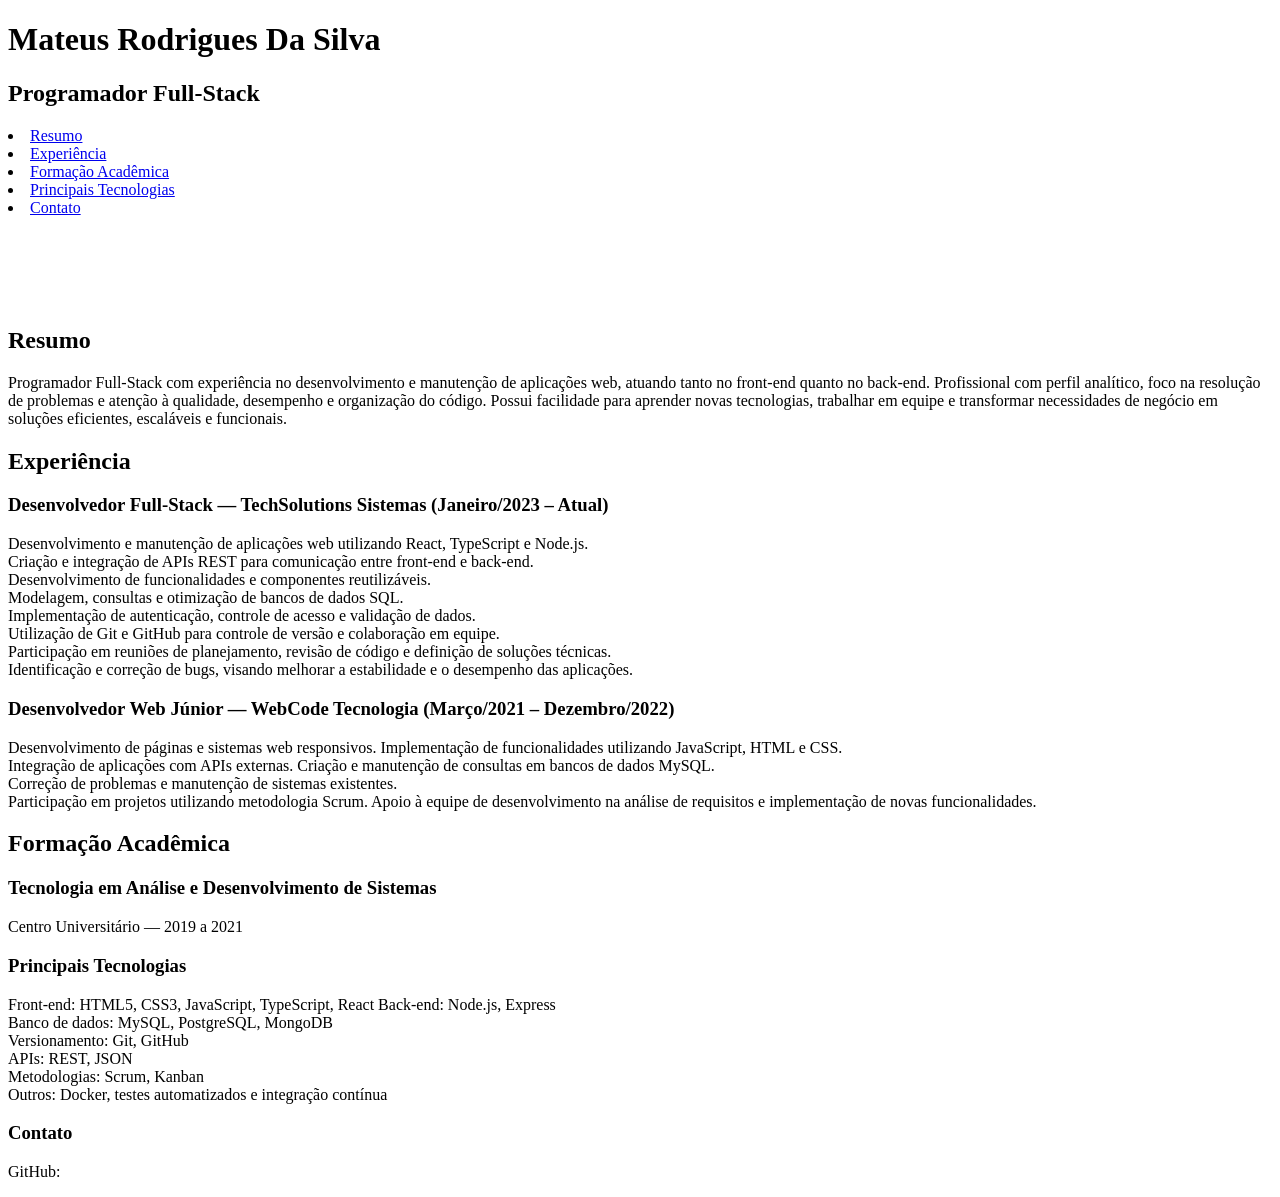
<file: aula 1/Currículo on-line.html>
<!DOCTYPE html>
<html lang="pt-br">

<head>
    <meta charset="UTF-8">
    <meta name="viewport" content="width=device-width, initial-scale=1.0">
    <title>Currículo Online</title>
</head>

<body>
    <header>
        <h1>Mateus Rodrigues Da Silva</h1>
        <h2>Programador Full-Stack</h2>

    </header>

    <nav>
        <li><a href="#Resumo">Resumo</a></li>
        <li><a href="#Experiência">Experiência</a></li>
        <li><a href="#Formação Acadêmica">Formação Acadêmica</a></li>
        <li><a href="#Principais Tecnologias">Principais Tecnologias</a></li>

        <li><a href="Contato">Contato</a></li>


    </nav>

    <main>

        <br><br><br><br><br>

        <section id="Resumo">
            <h2>Resumo</h2>
            <p>
                Programador Full-Stack com experiência no desenvolvimento e manutenção de aplicações web, atuando tanto
                no front-end quanto no back-end. Profissional com perfil analítico, foco na resolução de problemas e
                atenção à qualidade, desempenho e organização do código. Possui facilidade para aprender novas
                tecnologias, trabalhar em equipe e transformar necessidades de negócio em soluções eficientes,
                escaláveis e funcionais.
            </p>

        </section>

        <section id="Experiência">
            <h2>Experiência</h2>
            <h3>Desenvolvedor Full-Stack — TechSolutions Sistemas (Janeiro/2023 – Atual)</h3>
            <p>


                Desenvolvimento e manutenção de aplicações web utilizando React, TypeScript e Node.js.<br>
                Criação e integração de APIs REST para comunicação entre front-end e back-end.<br>
                Desenvolvimento de funcionalidades e componentes reutilizáveis.<br>
                Modelagem, consultas e otimização de bancos de dados SQL.<br>
                Implementação de autenticação, controle de acesso e validação de dados.<br>
                Utilização de Git e GitHub para controle de versão e colaboração em equipe.<br>
                Participação em reuniões de planejamento, revisão de código e definição de soluções técnicas.<br>
                Identificação e correção de bugs, visando melhorar a estabilidade e o desempenho das aplicações.<br>


            </p>
            <h3>
                Desenvolvedor Web Júnior — WebCode Tecnologia (Março/2021 – Dezembro/2022)
            </h3>
            <p>
                Desenvolvimento de páginas e sistemas web responsivos.
                Implementação de funcionalidades utilizando JavaScript, HTML e CSS.<br>
                Integração de aplicações com APIs externas.
                Criação e manutenção de consultas em bancos de dados MySQL.<br>
                Correção de problemas e manutenção de sistemas existentes.<br>
                Participação em projetos utilizando metodologia Scrum.
                Apoio à equipe de desenvolvimento na análise de requisitos e implementação de novas funcionalidades.<br>

            </p>





        </section>

        <section id="Formação Acadêmica">
            <h2>Formação Acadêmica</h2>
            <h3>Tecnologia em Análise e Desenvolvimento de Sistemas</h3>
            <p>
                Centro Universitário — 2019 a 2021
            </p>
        </section>

        <section id="Principais Tecnologias">

            <h3>Principais Tecnologias</h3>
            <p>
                Front-end: HTML5, CSS3, JavaScript, TypeScript, React
                Back-end: Node.js, Express<br>
                Banco de dados: MySQL, PostgreSQL, MongoDB<br>
                Versionamento: Git, GitHub<br>
                APIs: REST, JSON<br>
                Metodologias: Scrum, Kanban<br>
                Outros: Docker, testes automatizados e integração contínua<br>
            </p>
        </section>

        <section id="Contato">
           <h3>Contato</h3>
            <p>
              GitHub: <a href="https://github.com/MateusRodrigues-dev" target="_blank"></a>  
            </p>



        </section>






    </main>
</body>

</html>
</file>
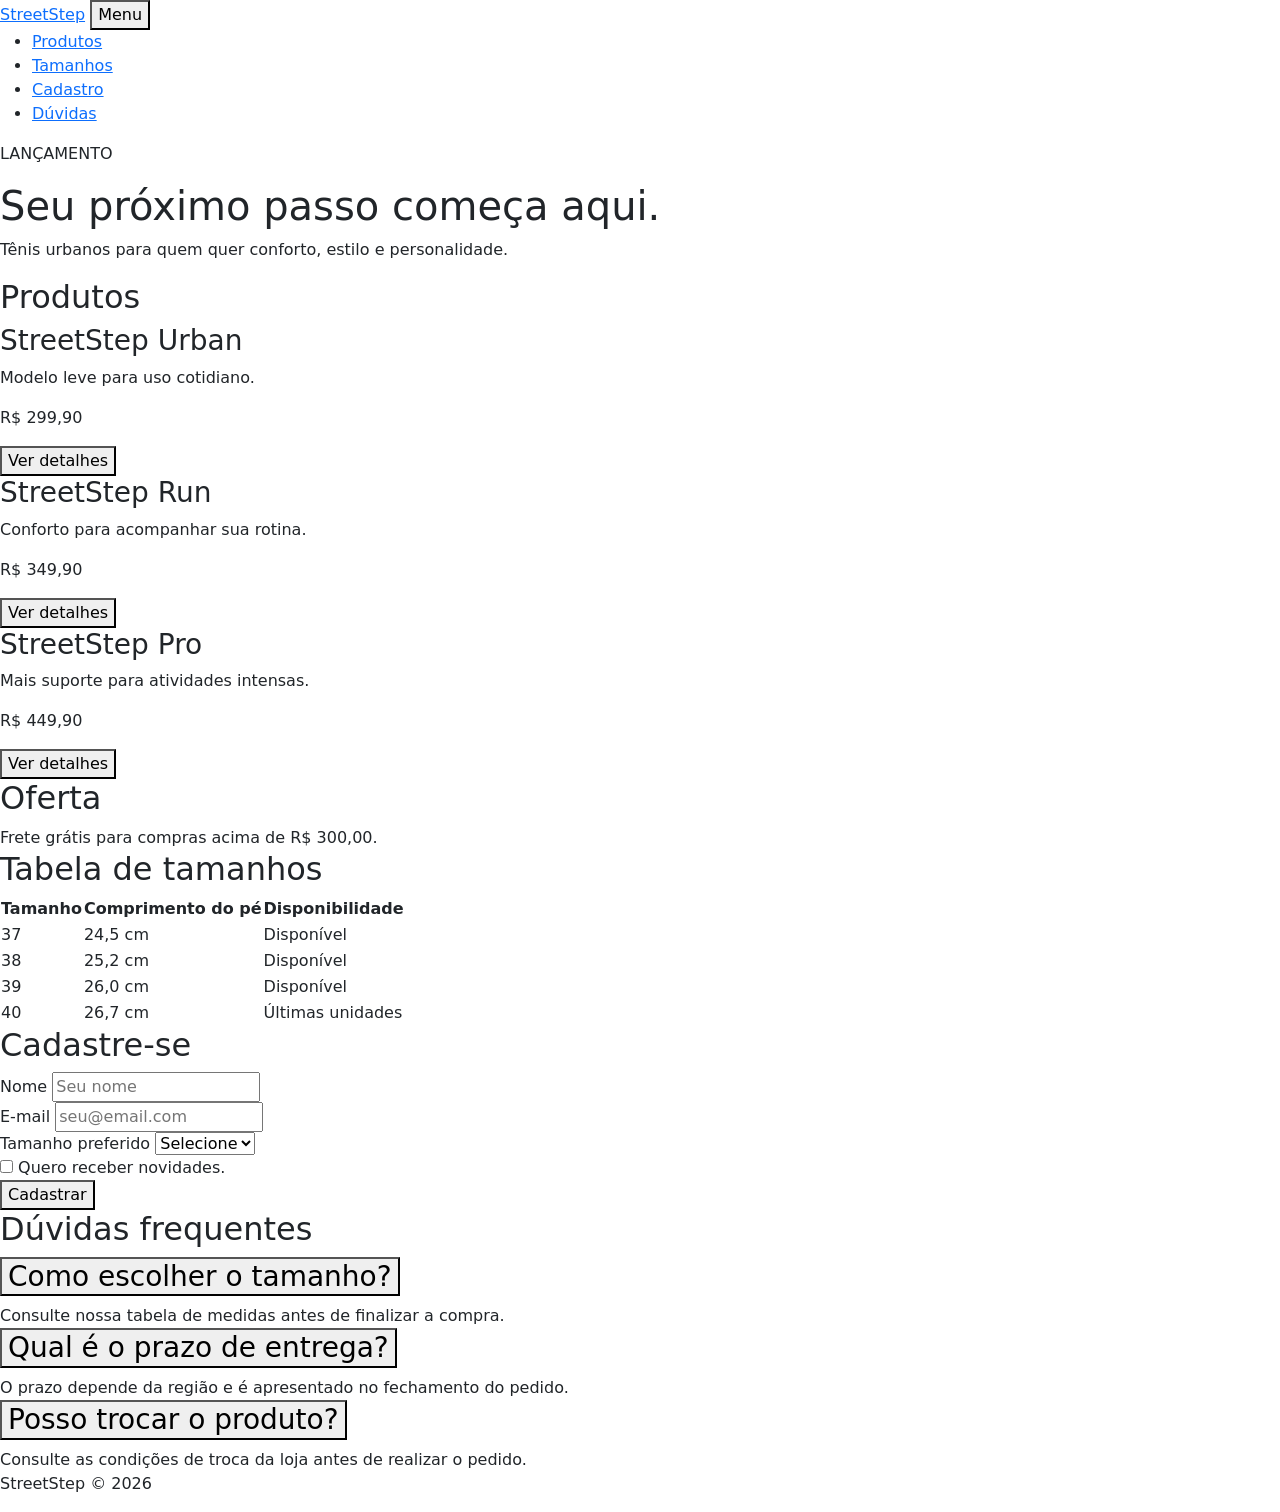
<file: aula 8/base.html>
<!doctype html>
<html lang="pt-BR">
<head>
  <meta charset="utf-8">
  <meta name="viewport" content="width=device-width, initial-scale=1">
  <title>Loja de Tênis</title>

  <!-- Bootstrap 5.3.8 via CDN -->
  <link
    href="https://cdn.jsdelivr.net/npm/bootstrap@5.3.8/dist/css/bootstrap.min.css"
    rel="stylesheet">
</head>

<body>
  <header>
    <nav>
      <a href="#">StreetStep</a>

      <button type="button">
        Menu
      </button>

      <ul>
        <li><a href="#produtos">Produtos</a></li>
        <li><a href="#tamanhos">Tamanhos</a></li>
        <li><a href="#cadastro">Cadastro</a></li>
        <li><a href="#duvidas">Dúvidas</a></li>
      </ul>
    </nav>
  </header>

  <main>

    <section id="inicio">
      <div>
        <p>LANÇAMENTO</p>
        <h1>Seu próximo passo começa aqui.</h1>
        <p>
          Tênis urbanos para quem quer conforto, estilo e personalidade.
        </p>
      </div>
    </section>

    <section id="produtos">
      <h2>Produtos</h2>

      <article>
        <h3>StreetStep Urban</h3>
        <p>Modelo leve para uso cotidiano.</p>
        <p>R$ 299,90</p>

        <button type="button">
          Ver detalhes
        </button>
      </article>

      <article>
        <h3>StreetStep Run</h3>
        <p>Conforto para acompanhar sua rotina.</p>
        <p>R$ 349,90</p>

        <button type="button">
          Ver detalhes
        </button>
      </article>

      <article>
        <h3>StreetStep Pro</h3>
        <p>Mais suporte para atividades intensas.</p>
        <p>R$ 449,90</p>

        <button type="button">
          Ver detalhes
        </button>
      </article>
    </section>

    <!-- ALERT -->
    <section>
      <h2>Oferta</h2>
      <div>
        Frete grátis para compras acima de R$ 300,00.
      </div>
    </section>

    <!-- TABLE -->
    <section id="tamanhos">
      <h2>Tabela de tamanhos</h2>

      <table>
        <thead>
          <tr>
            <th>Tamanho</th>
            <th>Comprimento do pé</th>
            <th>Disponibilidade</th>
          </tr>
        </thead>

        <tbody>
          <tr>
            <td>37</td>
            <td>24,5 cm</td>
            <td>Disponível</td>
          </tr>
          <tr>
            <td>38</td>
            <td>25,2 cm</td>
            <td>Disponível</td>
          </tr>
          <tr>
            <td>39</td>
            <td>26,0 cm</td>
            <td>Disponível</td>
          </tr>
          <tr>
            <td>40</td>
            <td>26,7 cm</td>
            <td>Últimas unidades</td>
          </tr>
        </tbody>
      </table>
    </section>

    <!-- FORM -->
    <section id="cadastro">
      <h2>Cadastre-se</h2>

      <form>
        <div>
          <label for="nome">Nome</label>
          <input type="text" id="nome" name="nome" placeholder="Seu nome">
        </div>

        <div>
          <label for="email">E-mail</label>
          <input type="email" id="email" name="email" placeholder="seu@email.com">
        </div>

        <div>
          <label for="tamanho">Tamanho preferido</label>
          <select id="tamanho" name="tamanho">
            <option value="">Selecione</option>
            <option value="37">37</option>
            <option value="38">38</option>
            <option value="39">39</option>
            <option value="40">40</option>
          </select>
        </div>

        <div>
          <input type="checkbox" id="novidades" name="novidades">
          <label for="novidades">Quero receber novidades.</label>
        </div>

        <button type="submit">
          Cadastrar
        </button>
      </form>
    </section>

    <!-- ACCORDION -->
    <section id="duvidas">
      <h2>Dúvidas frequentes</h2>

      <div>

        <h3>
          <button type="button">
            Como escolher o tamanho?
          </button>
        </h3>

        <div>
          Consulte nossa tabela de medidas antes de finalizar a compra.
        </div>

        <h3>
          <button type="button">
            Qual é o prazo de entrega?
          </button>
        </h3>

        <div>
          O prazo depende da região e é apresentado no fechamento do pedido.
        </div>

        <h3>
          <button type="button">
            Posso trocar o produto?
          </button>
        </h3>

        <div>
          Consulte as condições de troca da loja antes de realizar o pedido.
        </div>

      </div>
    </section>

  </main>

  <footer>
    <p>StreetStep &copy; 2026</p>
  </footer>

  <script
    src="https://cdn.jsdelivr.net/npm/bootstrap@5.3.8/dist/js/bootstrap.bundle.min.js">
  </script>

</body>
</html>
</file>
<file: aula 6/style.css>
/* =====================================================
   JARVIS 2.1
   Bootstrap + CSS personalizado
===================================================== */


/* =========================
   VARIÁVEIS
========================= */

:root {

    --jarvis-blue: #38bdf8;
    --jarvis-blue-dark: #0284c7;
    --jarvis-blue-light: #7dd3fc;

    --jarvis-bg: #020617;
    --jarvis-bg-secondary: #0b1120;

    --jarvis-border: #1e3a5f;

    --jarvis-text: #e2e8f0;
    --jarvis-muted: #94a3b8;

}


/* =========================
   CONFIGURAÇÕES GERAIS
========================= */

html {
    scroll-behavior: smooth;
    scroll-padding-top: 80px;
}


body {

    background:
        radial-gradient(
            circle at top right,
            rgba(14, 165, 233, 0.08),
            transparent 35%
        ),
        var(--jarvis-bg);

    color: var(--jarvis-text);

    font-family:
        Arial,
        Helvetica,
        sans-serif;

    line-height: 1.6;

}


a {
    transition: 0.3s;
}


/* =========================
   NAVBAR
========================= */

.jarvis-navbar {

    background:
        rgba(2, 6, 23, 0.82);

    backdrop-filter:
        blur(15px);

    border-bottom:
        1px solid
        rgba(56, 189, 248, 0.2);

    padding:
        15px 0;

}


.jarvis-logo {

    color: #f8fafc !important;

    font-size: 28px;

    font-weight: 800;

    letter-spacing: 4px;

}


.jarvis-logo span {

    color:
        var(--jarvis-blue);

}


.jarvis-navbar .nav-link {

    color:
        #cbd5e1;

    font-weight:
        600;

    margin-left:
        15px;

}


.jarvis-navbar .nav-link:hover {

    color:
        var(--jarvis-blue);

    text-shadow:
        0 0 12px
        rgba(56, 189, 248, 0.7);

}


/* =========================
   HERO
========================= */

.hero {

    min-height:
        100vh;

    background:

        linear-gradient(
            90deg,
            rgba(2, 6, 23, 0.96),
            rgba(2, 6, 23, 0.68),
            rgba(2, 6, 23, 0.9)
        ),

        url("Imagens/jarvis.png");

    background-size:
        cover;

    background-position:
        center;

    background-attachment:
        fixed;

}


.hero-title {

    color:
        #f8fafc;

    font-size:
        clamp(45px, 6vw, 78px);

    font-weight:
        800;

    line-height:
        1.05;

    margin-bottom:
        25px;

}


.hero-title span {

    color:
        var(--jarvis-blue);

    display:
        block;

}


.hero-description {

    max-width:
        620px;

    color:
        #cbd5e1;

    font-size:
        18px;

    margin-bottom:
        35px;

}


/* =========================
   TEXTOS
========================= */

.section-tag {

    color:
        var(--jarvis-blue);

    font-size:
        13px;

    font-weight:
        700;

    letter-spacing:
        3px;

    margin-bottom:
        15px;

}


.section-title {

    color:
        #f8fafc;

    font-size:
        clamp(35px, 5vw, 55px);

    font-weight:
        800;

    line-height:
        1.1;

}


.section-title span {

    color:
        var(--jarvis-blue);

}


.section-description {

    color:
        var(--jarvis-muted);

    font-size:
        17px;

}


/* =========================
   SEÇÕES
========================= */

.jarvis-section {

    padding:
        110px 0;

}


.technology-section {

    padding:
        110px 0;

    background:
        linear-gradient(
            180deg,
            var(--jarvis-bg),
            var(--jarvis-bg-secondary)
        );

}


/* =========================
   CARDS
========================= */

.jarvis-card {

    background:
        linear-gradient(
            145deg,
            rgba(15, 23, 42, 0.95),
            rgba(2, 6, 23, 0.95)
        );

    border:
        1px solid
        var(--jarvis-border);

    color:
        var(--jarvis-text);

    border-radius:
        10px;

    transition:
        transform 0.3s,
        border-color 0.3s,
        box-shadow 0.3s;

}


.jarvis-card:hover {

    transform:
        translateY(-8px);

    border-color:
        var(--jarvis-blue);

    box-shadow:
        0 15px 45px
        rgba(14, 165, 233, 0.12);

}


.jarvis-card .card-title {

    color:
        #f8fafc;

}


.jarvis-card .card-text {

    color:
        var(--jarvis-muted);

}


/* =========================
   ÍCONES
========================= */

.icon-box {

    width:
        60px;

    height:
        60px;

    display:
        flex;

    align-items:
        center;

    justify-content:
        center;

    margin-bottom:
        20px;

    border-radius:
        10px;

    border:
        1px solid
        var(--jarvis-blue);

    background:
        rgba(14, 165, 233, 0.08);

    color:
        var(--jarvis-blue);

    font-size:
        28px;

    box-shadow:
        0 0 20px
        rgba(14, 165, 233, 0.08);

}


/* =========================
   IMAGEM
========================= */

.jarvis-image {

    width:
        100%;

    border:
        1px solid
        var(--jarvis-blue);

    border-radius:
        10px;

    box-shadow:
        0 0 60px
        rgba(14, 165, 233, 0.15);

}


/* =========================
   LISTA DE RECURSOS
========================= */

.jarvis-list {

    margin:
        30px 0;

}


.jarvis-list .list-group-item {

    background:
        transparent;

    color:
        #cbd5e1;

    border-color:
        #1e293b;

    padding:
        15px 0;

}


.jarvis-list strong {

    color:
        var(--jarvis-blue);

    font-family:
        monospace;

    margin-right:
        20px;

}


.jarvis-link {

    color:
        var(--jarvis-blue);

    font-weight:
        bold;

    text-decoration:
        none;

}


.jarvis-link:hover {

    color:
        white;

}


/* =========================
   BOTÕES
========================= */

.jarvis-btn {

    background:
        var(--jarvis-blue-dark);

    color:
        white;

    border:
        1px solid
        var(--jarvis-blue-dark);

    padding:
        13px 25px;

    font-weight:
        700;

    transition:
        0.3s;

}


.jarvis-btn:hover {

    background:
        #0ea5e9;

    border-color:
        #0ea5e9;

    color:
        white;

    transform:
        translateY(-3px);

    box-shadow:
        0 0 30px
        rgba(14, 165, 233, 0.3);

}


.jarvis-btn-outline {

    color:
        var(--jarvis-blue);

    border:
        1px solid
        var(--jarvis-blue);

    background:
        transparent;

    padding:
        13px 25px;

    font-weight:
        700;

}


.jarvis-btn-outline:hover {

    background:
        var(--jarvis-blue);

    color:
        var(--jarvis-bg);

    transform:
        translateY(-3px);

}


/* =========================
   COMO FUNCIONA
========================= */

.step-card {

    height:
        100%;

    padding:
        35px;

    background:
        var(--jarvis-bg-secondary);

    border-left:
        2px solid
        var(--jarvis-blue);

    transition:
        0.3s;

}


.step-card:hover {

    transform:
        translateY(-5px);

    box-shadow:
        0 10px 35px
        rgba(14, 165, 233, 0.1);

}


.step-card span {

    color:
        var(--jarvis-blue);

    font-family:
        monospace;

    font-size:
        20px;

    font-weight:
        bold;

}


.step-card h3 {

    color:
        white;

    margin:
        15px 0 10px;

}


.step-card p {

    color:
        var(--jarvis-muted);

}


/* =========================
   PLANOS
========================= */

.plan-card {

    position:
        relative;

    background:
        var(--jarvis-bg-secondary);

    color:
        var(--jarvis-text);

    border:
        1px solid
        #1e293b;

    border-radius:
        10px;

}


.plan-card:hover {

    border-color:
        var(--jarvis-blue);

}


.featured-plan {

    border-color:
        var(--jarvis-blue);

    box-shadow:
        0 0 40px
        rgba(14, 165, 233, 0.12);

}


.popular-badge {

    position:
        absolute;

    top:
        0;

    left:
        50%;

    transform:
        translate(-50%, -50%);

    background:
        var(--jarvis-blue-dark);

    color:
        white;

    padding:
        6px 15px;

    border-radius:
        20px;

    font-size:
        11px;

    font-weight:
        bold;

    white-space:
        nowrap;

}


.plan-name {

    color:
        var(--jarvis-blue);

    font-size:
        13px;

    letter-spacing:
        2px;

    font-weight:
        bold;

}


.plan-price {

    color:
        white;

    font-size:
        40px;

}


.plan-price small {

    color:
        #64748b;

    font-size:
        15px;

}


.plan-card p {

    color:
        var(--jarvis-muted);

}


.plan-list {

    margin:
        30px 0;

}


.plan-list li {

    padding:
        8px 0;

    color:
        #cbd5e1;

}


.plan-list .disabled {

    color:
        #475569;

}


/* =========================
   TABELA
========================= */

.jarvis-table {

    color:
        #cbd5e1;

    border-color:
        #1e293b;

}


.jarvis-table th,
.jarvis-table td {

    border-color:
        #1e293b;

    padding:
        16px;

    text-align:
        center;

}


.jarvis-table thead th {

    background:
        #0369a1;

    color:
        white;

}


.jarvis-table tbody th {

    text-align:
        left;

}


.jarvis-table tbody tr:hover {

    background:
        rgba(14, 165, 233, 0.05);

}


.jarvis-table caption {

    color:
        #64748b;

    padding:
        15px;

}


/* =========================
   FORMULÁRIO
========================= */

.contact-section {

    padding:
        110px 0;

}


.jarvis-form {

    padding:
        40px;

    background:
        linear-gradient(
            145deg,
            #0f172a,
            #020617
        );

    border:
        1px solid
        var(--jarvis-border);

    border-radius:
        10px;

}


.jarvis-form .form-label {

    color:
        #cbd5e1;

    font-weight:
        bold;

}


.jarvis-form .form-control,
.jarvis-form .form-select {

    background:
        #020617;

    border:
        1px solid
        #334155;

    color:
        white;

}


.jarvis-form .form-control:focus,
.jarvis-form .form-select:focus {

    background:
        #020617;

    color:
        white;

    border-color:
        var(--jarvis-blue);

    box-shadow:
        0 0 15px
        rgba(56, 189, 248, 0.1);

}


/* =========================
   FIELDSET
========================= */

.jarvis-form fieldset {

    border:
        1px solid
        #334155;

    border-radius:
        5px;

    padding:
        20px;

}


.jarvis-form legend {

    width:
        auto;

    float:
        none;

    padding:
        0 10px;

    color:
        var(--jarvis-blue);

    font-size:
        16px;

    font-weight:
        bold;

}


.jarvis-form .form-check-label {

    color:
        #cbd5e1;

}


.jarvis-form .form-check-input {

    background-color:
        #020617;

    border-color:
        #475569;

}


.jarvis-form .form-check-input:checked {

    background-color:
        var(--jarvis-blue-dark);

    border-color:
        var(--jarvis-blue);

}


/* =========================
   FOOTER
========================= */

.jarvis-footer {

    padding:
        50px 0 20px;

    background:
        #01040c;

    border-top:
        1px solid
        #1e293b;

}


.jarvis-footer p {

    color:
        #64748b;

}


.jarvis-footer a:not(.jarvis-logo) {

    color:
        #94a3b8;

    text-decoration:
        none;

}


.jarvis-footer a:not(.jarvis-logo):hover {

    color:
        var(--jarvis-blue);

}


.jarvis-footer hr {

    border-color:
        #1e293b;

    margin:
        35px 0 20px;

}


/* =========================
   RESPONSIVIDADE EXTRA
========================= */

@media (max-width: 991px) {

    .jarvis-navbar .nav-link {

        margin-left:
            0;

        padding:
            10px 0;

    }

}


@media (max-width: 576px) {

    .jarvis-section,
    .technology-section,
    .contact-section {

        padding:
            80px 0;

    }


    .hero-title {

        font-size:
            45px;

    }


    .hero {

        background-attachment:
            scroll;

    }


    .jarvis-form {

        padding:
            25px;

    }


    .jarvis-logo {

        font-size:
            24px;

    }

}
</file>
<file: aula 8/style.css>
/* ==========================================================
   STYLE.CSS
   Personalização do Bootstrap
   ========================================================== */

:root {
  --street-dark: #151515;
  --street-yellow: #ffc107;
  --street-light: #f6f6f6;
}

body {
  background: var(--street-light);
  color: var(--street-dark);
}

.hero {
  background:
    radial-gradient(
      circle at 85% 20%,
      rgba(255, 193, 7, .30),
      transparent 35%
    ),
    #151515;

  color: white;
}

.section-label {
  color: #8a6500;
  font-size: .8rem;
  font-weight: 800;
  letter-spacing: .15em;
}

.product-card {
  border: 0;
  overflow: hidden;
  transition: transform .2s ease, box-shadow .2s ease;
}

.product-card:hover {
  transform: translateY(-5px);
  box-shadow: 0 1rem 2rem rgba(0, 0, 0, .12);
}

.product-placeholder {
  min-height: 180px;
  display: grid;
  place-items: center;

  background: #222;
  color: var(--street-yellow);

  font-size: 2rem;
  font-weight: 900;
  letter-spacing: .1em;
}

.price {
  font-size: 1.35rem;
  font-weight: 800;
}

.accordion {
  --bs-accordion-border-radius: 1rem;
}

.accordion-item {
  border: 1px solid #e4e4e4;
  margin-bottom: .75rem;
  border-radius: 1rem !important;
  overflow: hidden;
}

.accordion-button:not(.collapsed) {
  background: #fff3cd;
  color: var(--street-dark);
}

footer {
  background: var(--street-dark);
  color: white;
}
</file>
